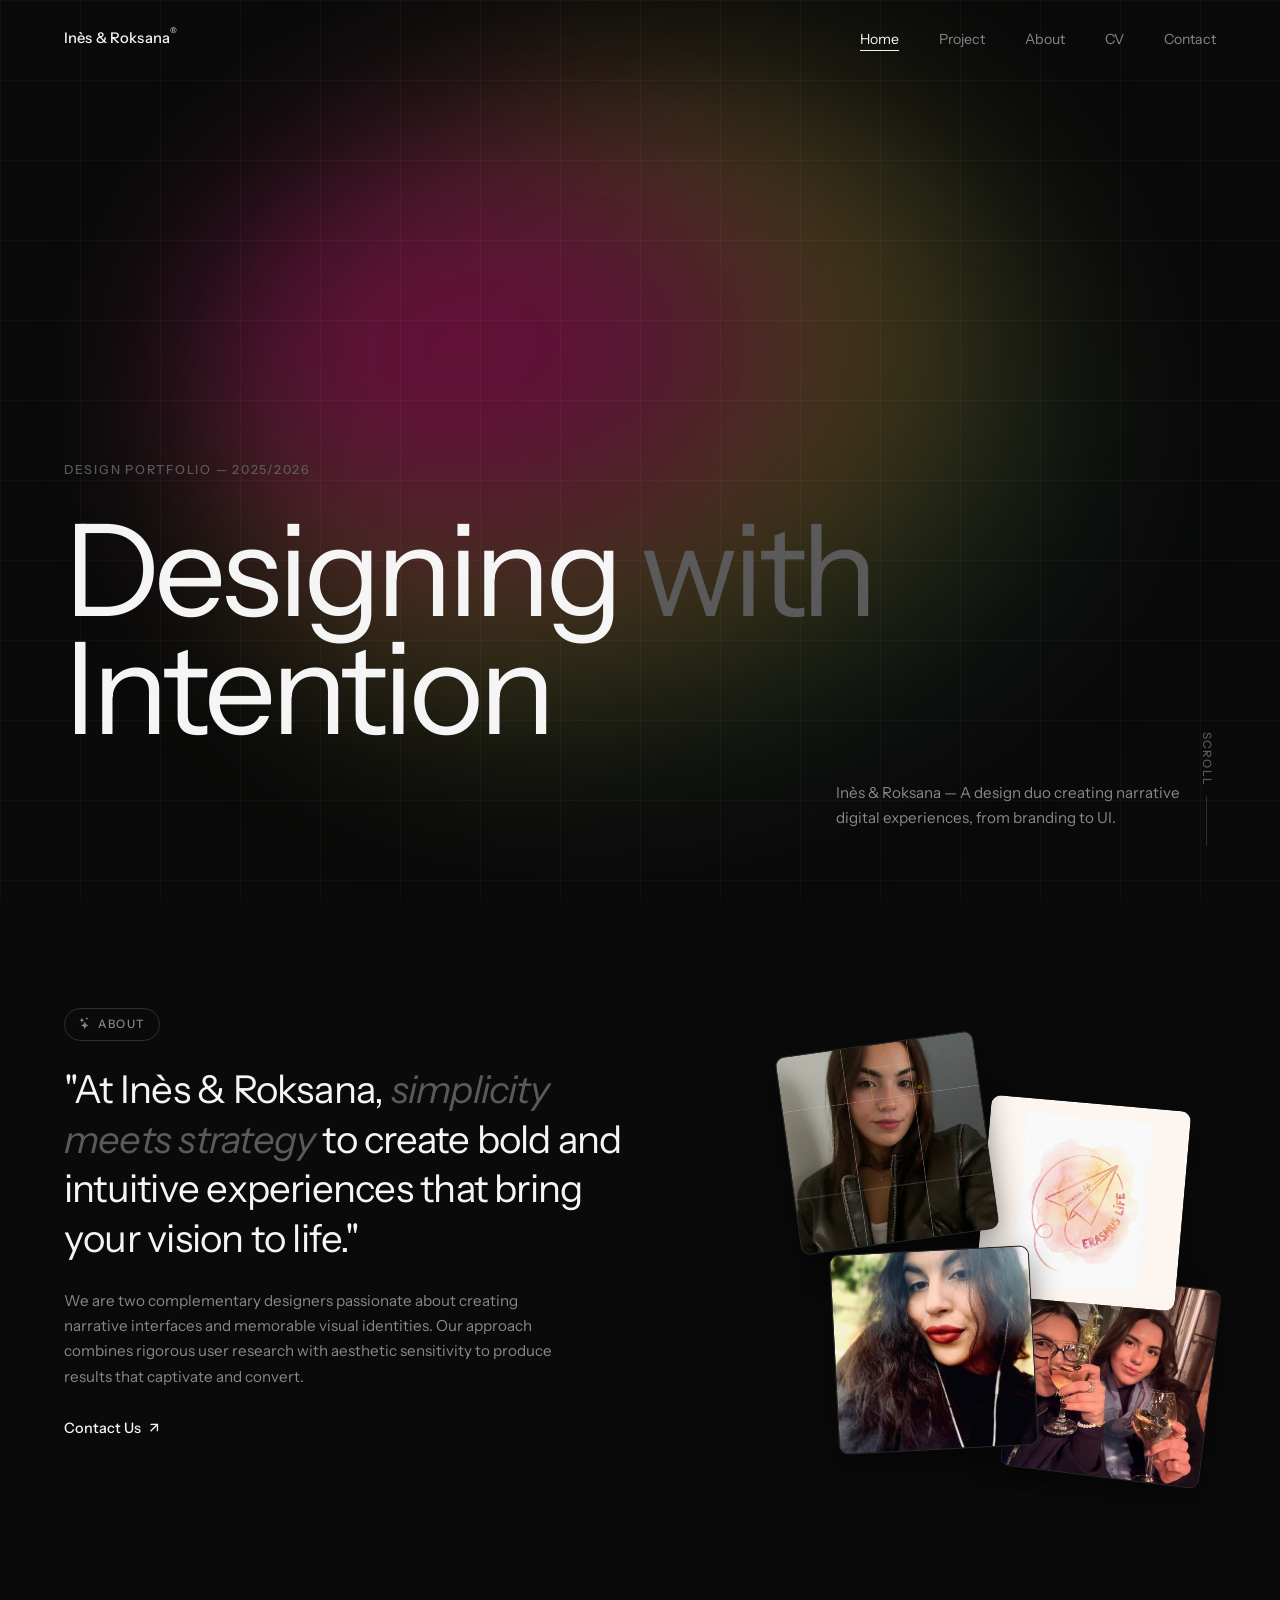
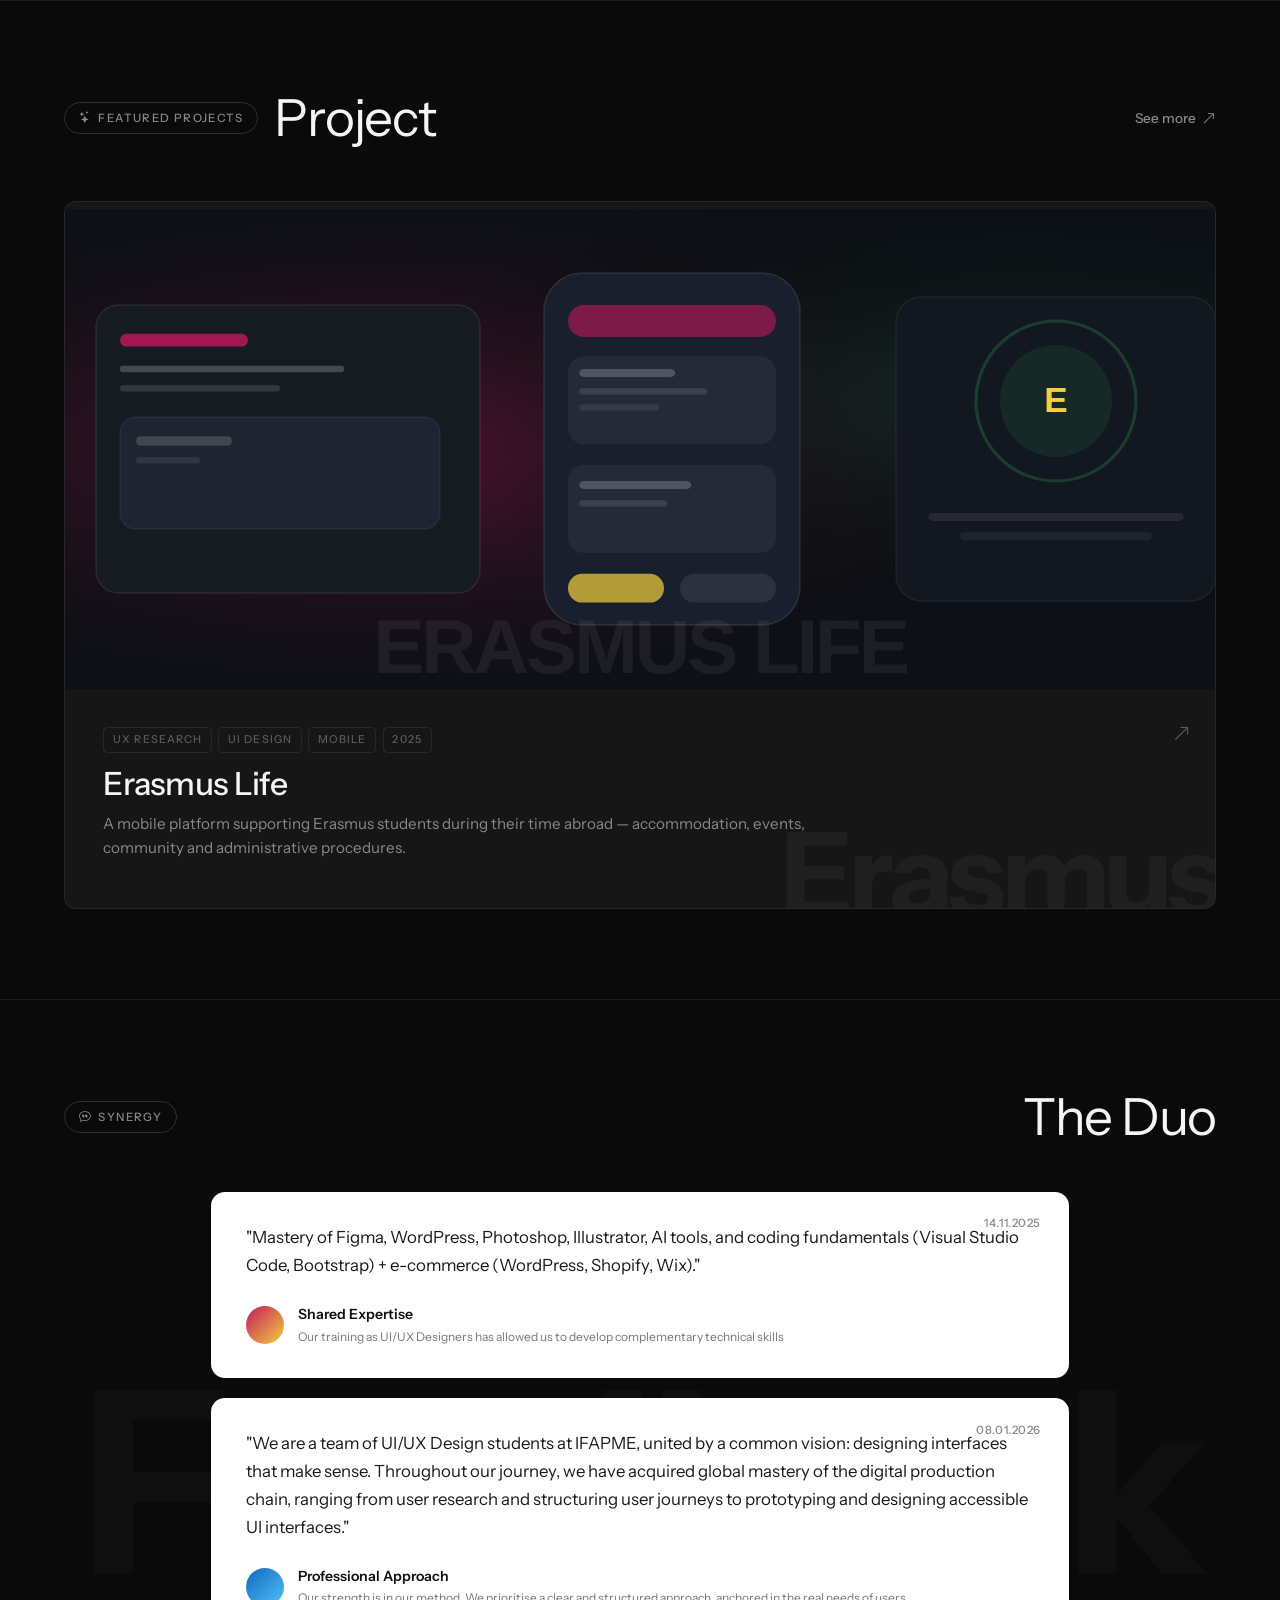
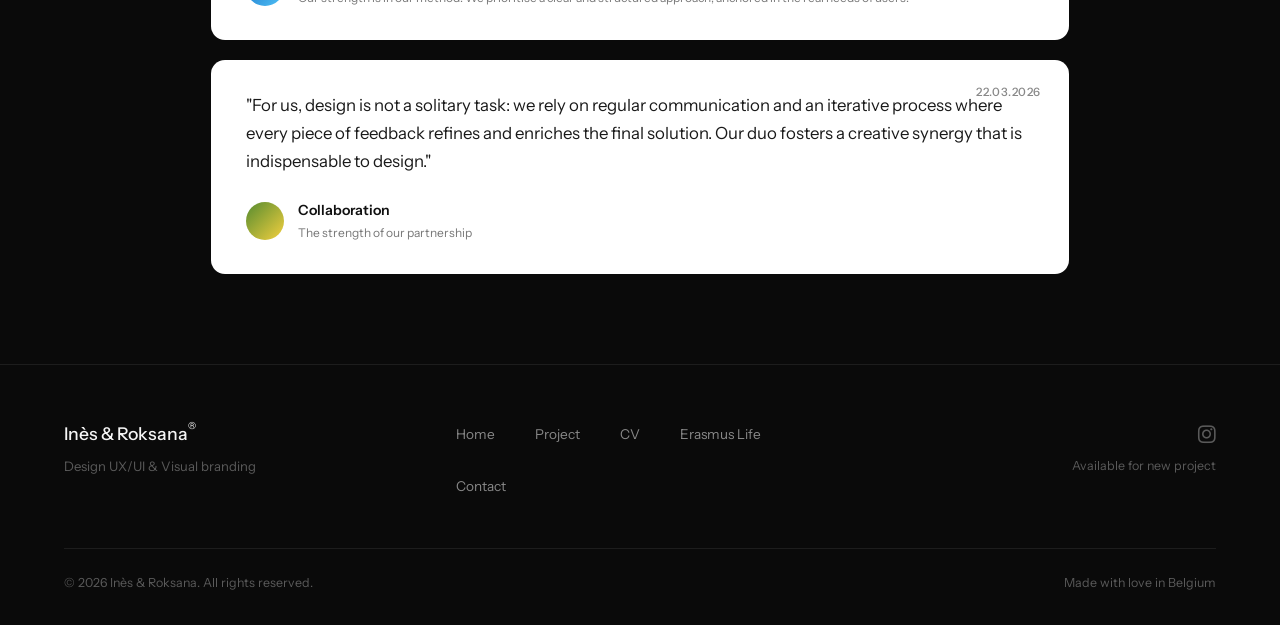
<file: index.html>
<!DOCTYPE html>
<html lang="fr">
<head>
  <meta charset="UTF-8" />
  <meta name="viewport" content="width=device-width, initial-scale=1.0" />
  <meta name="description" content="Inès & Roksana — Portfolio design UX/UI et identité visuelle. Projets éditoraux, branding et expériences numériques." />
  <title>Inès & Roksana — Design Portfolio</title>

  <!-- Bootstrap 5.3 -->
  <link rel="stylesheet" href="https://cdn.jsdelivr.net/npm/bootstrap@5.3.3/dist/css/bootstrap.min.css" />
  <!-- Bootstrap Icons -->
  <link rel="stylesheet" href="https://cdn.jsdelivr.net/npm/bootstrap-icons@1.11.3/font/bootstrap-icons.min.css" />
  <!-- Custom CSS -->
  <link rel="stylesheet" href="assets/css/custom.css" />
</head>
<body>

  <!-- ================================================
       NAVIGATION
       ================================================ -->
  <nav class="navbar-custom" id="mainNav" role="navigation" aria-label="Navigation principale">
    <a href="index.html" class="nav-logo" aria-label="Accueil Inès &amp; Roksana">
      Inès &amp; Roksana<sup>®</sup>
    </a>

    <ul class="nav-links" id="navLinks" role="list">
      <li><a href="index.html" class="active" aria-current="page">Home</a></li>
      <li><a href="#projets">Project</a></li>
      <li><a href="#apropos">About</a></li>
      <li><a href="cv.html">CV</a></li>
      <li><a href="mailto:hello@ines-roksana.design">Contact</a></li>
    </ul>

    <button class="nav-menu-toggle" id="menuToggle" aria-label="Ouvrir le menu" aria-expanded="false" aria-controls="navLinks">
      <span></span>
      <span></span>
      <span></span>
    </button>
  </nav>


  <!-- ================================================
       HERO SECTION
       ================================================ -->
  <section class="hero" aria-label="Introduction">
    <!-- Animated gradient blob -->
    <div class="hero-blob" aria-hidden="true"></div>
    <!-- Grid overlay -->
    <div class="hero-grid" aria-hidden="true"></div>

    <!-- Main hero content -->
    <div class="hero-content">
      <p class="hero-tag">Design Portfolio — 2025/2026</p>

      <h1 class="hero-title display-mega" aria-label="Designing with Intention">
        <span class="word">Designing&nbsp;</span><span
        class="word text-ghost">with&nbsp;</span><span
        class="word">Intention</span>
      </h1>

      <p class="hero-subtitle">
        Inès &amp; Roksana — A design duo creating narrative digital experiences, from branding to UI.
      </p>
    </div>

    <!-- Scroll indicator -->
    <div class="hero-scroll-hint" aria-hidden="true">Scroll</div>
  </section>


  <!-- ================================================
       À PROPOS
       ================================================ -->
  <section class="about-section section-pad container-fluid-padded" id="apropos" aria-labelledby="about-heading">
    <div class="row gy-5 align-items-center">

      <!-- Quote + CTA -->
      <div class="col-lg-6 order-lg-1 order-2">
        <span class="label-pill mb-4 d-inline-flex" aria-hidden="true">
          <i class="bi bi-stars"></i> About
        </span>

        <blockquote class="about-quote mb-4" id="about-heading">
          "At Inès &amp; Roksana, <em>simplicity meets strategy</em> to create bold and intuitive experiences that bring your vision to life."
        </blockquote>

        <p class="mb-4" style="color:var(--text-muted); max-width:520px; font-size:0.95rem;">
          We are two complementary designers passionate about creating narrative interfaces and memorable visual identities. Our approach combines rigorous user research with aesthetic sensitivity to produce results that captivate and convert.
        </p>

        <a href="mailto:hello@ines-roksana.design" class="btn-contact mb-5" aria-label="Contact us by email">
          Contact Us <span class="arrow" aria-hidden="true">↗</span>
        </a>
      </div>

      <!-- Floating images cluster -->
      <div class="col-lg-5 offset-lg-1 order-lg-2 order-1">
        <div class="about-images-cluster">

          <!-- Image 1 — Inès -->
          <div class="about-img about-img-1">
            <img src="DOC/INES.jpg" alt="Photo of Inès, UX/UI designer" />
          </div>

          <!-- Image 2 — Logo Erasmus Life (branding example) -->
          <div class="about-img about-img-2 about-img-logo">
            <img src="DOC/logo.jpg" alt="Erasmus Life logo, branding example" />
          </div>

          <!-- Image 3 — Roksana -->
          <div class="about-img about-img-3">
            <img src="DOC/ROKSANA.jpg" alt="Photo of Roksana, graphic designer" />
          </div>

          <!-- Image 4 — Duo -->
          <div class="about-img about-img-4">
            <img src="DOC/duo.jpg" alt="Inès and Roksana, the design duo" />
          </div>

        </div>
      </div>

    </div>
  </section>


  <!-- ================================================
       FEATURED PROJECTS
       ================================================ -->
  <section class="projects-section section-pad container-fluid-padded" id="projets" aria-labelledby="projects-heading">

    <div class="projects-header">
      <div class="d-flex align-items-center gap-3">
        <span class="label-pill">
          <i class="bi bi-stars"></i> Featured Projects
        </span>
        <h2 class="display-section mb-0" id="projects-heading">Project</h2>
      </div>
      <a href="#projets" class="see-all-link" aria-label="See more">
        See more <i class="bi bi-arrow-up-right"></i>
      </a>
    </div>

    <div class="row g-4">

      <!-- Projet 1 : Erasmus Life (featured — pleine largeur) -->
      <div class="col-12">
        <a href="projet-erasmus.html" class="project-card project-card-featured reveal-on-scroll" aria-label="See the Erasmus Life project">
          <div class="project-card-img">
            <div class="project-card-img-inner project-placeholder">
              <svg width="100%" height="480" viewBox="0 0 800 300" preserveAspectRatio="xMidYMid slice" xmlns="http://www.w3.org/2000/svg" role="img" aria-label="Erasmus Life project visual preview">
                <rect width="800" height="300" fill="#0d1117"/>
                <defs>
                  <radialGradient id="eg1" cx="30%" cy="50%" r="60%">
                    <stop offset="0%" stop-color="#c2185b" stop-opacity="0.4"/>
                    <stop offset="100%" stop-color="transparent"/>
                  </radialGradient>
                  <radialGradient id="eg2" cx="80%" cy="40%" r="50%">
                    <stop offset="0%" stop-color="#1a3d2e" stop-opacity="0.6"/>
                    <stop offset="100%" stop-color="transparent"/>
                  </radialGradient>
                </defs>
                <rect width="800" height="300" fill="url(#eg1)"/>
                <rect width="800" height="300" fill="url(#eg2)"/>
                <rect x="60" y="60" width="240" height="180" rx="14" fill="#161b22" stroke="rgba(255,255,255,0.08)" stroke-width="1"/>
                <rect x="75" y="78" width="80" height="8" rx="4" fill="#c2185b" opacity=".8"/>
                <rect x="75" y="98" width="140" height="4" rx="2" fill="rgba(255,255,255,0.2)"/>
                <rect x="75" y="110" width="100" height="4" rx="2" fill="rgba(255,255,255,0.12)"/>
                <rect x="75" y="130" width="200" height="70" rx="10" fill="#1e2430" stroke="rgba(255,255,255,0.06)" stroke-width="1"/>
                <rect x="85" y="142" width="60" height="6" rx="3" fill="rgba(255,255,255,0.15)"/>
                <rect x="85" y="155" width="40" height="4" rx="2" fill="rgba(255,255,255,0.08)"/>
                <rect x="340" y="40" width="160" height="220" rx="24" fill="#1a1f2e" stroke="rgba(255,255,255,0.1)" stroke-width="1"/>
                <rect x="355" y="60" width="130" height="20" rx="10" fill="#c2185b" opacity=".6"/>
                <rect x="355" y="92" width="130" height="55" rx="10" fill="#242a38"/>
                <rect x="362" y="100" width="60" height="5" rx="3" fill="rgba(255,255,255,0.2)"/>
                <rect x="362" y="112" width="80" height="4" rx="2" fill="rgba(255,255,255,0.1)"/>
                <rect x="362" y="122" width="50" height="4" rx="2" fill="rgba(255,255,255,0.08)"/>
                <rect x="355" y="160" width="130" height="55" rx="10" fill="#242a38"/>
                <rect x="362" y="170" width="70" height="5" rx="3" fill="rgba(255,255,255,0.2)"/>
                <rect x="362" y="182" width="55" height="4" rx="2" fill="rgba(255,255,255,0.1)"/>
                <rect x="355" y="228" width="60" height="18" rx="9" fill="#f4d03f" opacity=".7"/>
                <rect x="425" y="228" width="60" height="18" rx="9" fill="rgba(255,255,255,0.08)"/>
                <rect x="560" y="55" width="200" height="190" rx="16" fill="#131720" stroke="rgba(255,255,255,0.06)" stroke-width="1"/>
                <circle cx="660" cy="120" r="50" fill="none" stroke="#1a3d2e" stroke-width="2"/>
                <circle cx="660" cy="120" r="35" fill="#1a3d2e" opacity=".5"/>
                <text x="660" y="127" text-anchor="middle" fill="#f4d03f" font-size="22" font-weight="bold" font-family="sans-serif">E</text>
                <rect x="580" y="190" width="160" height="5" rx="3" fill="rgba(255,255,255,0.08)"/>
                <rect x="600" y="202" width="120" height="5" rx="3" fill="rgba(255,255,255,0.05)"/>
                <text x="400" y="290" text-anchor="middle" fill="rgba(255,255,255,0.06)" font-size="48" font-weight="bold" font-family="sans-serif" letter-spacing="-2">ERASMUS LIFE</text>
              </svg>
            </div>
            <div class="project-card-overlay" aria-hidden="true">
              <span style="color:white; font-size:0.85rem; font-weight:500;">See the case study ↗</span>
            </div>
          </div>
          <div class="project-card-body">
            <div class="project-tags">
              <span class="project-tag">UX Research</span>
              <span class="project-tag">UI Design</span>
              <span class="project-tag">Mobile</span>
              <span class="project-tag">2025</span>
            </div>
            <h3 class="project-title">Erasmus Life</h3>
            <p class="project-desc">A mobile platform supporting Erasmus students during their time abroad — accommodation, events, community and administrative procedures.</p>
            <span class="project-bg-text" aria-hidden="true">Erasmus</span>
            <span class="project-arrow" aria-hidden="true"><i class="bi bi-arrow-up-right"></i></span>
          </div>
        </a>
      </div>

    </div>
  </section>


  <!-- ================================================
       TESTIMONIALS
       ================================================ -->
  <section class="testimonials-section section-pad" aria-labelledby="testimonials-heading">
    <div class="container-fluid-padded">

      <div class="projects-header mb-5">
        <span class="label-pill">
          <i class="bi bi-chat-quote"></i> Synergy
        </span>
        <h2 class="display-section mb-0" id="testimonials-heading">The Duo</h2>
      </div>

      <div class="testimonials-bg-word" aria-hidden="true">Feedback</div>

      <div class="row justify-content-center">
        <div class="col-lg-9">
          <div class="testimonials-stack">

            <!-- Card 1 -->
            <article class="testimonial-card reveal-on-scroll" aria-label="Shared Expertise">
              <time class="testimonial-date" datetime="2025-11-14">14.11.2025</time>
              <p class="testimonial-quote">
                "Mastery of Figma, WordPress, Photoshop, Illustrator, AI tools, and coding fundamentals (Visual Studio Code, Bootstrap) + e-commerce (WordPress, Shopify, Wix)."
              </p>
              <div class="testimonial-author">
                <div class="testimonial-avatar" aria-hidden="true"></div>
                <div>
                  <div class="testimonial-name">Shared Expertise</div>
                  <div class="testimonial-role">Our training as UI/UX Designers has allowed us to develop complementary technical skills</div>
                </div>
              </div>
            </article>

            <!-- Card 2 -->
            <article class="testimonial-card reveal-on-scroll" aria-label="Professional Approach">
              <time class="testimonial-date" datetime="2026-01-08">08.01.2026</time>
              <p class="testimonial-quote">
                "We are a team of UI/UX Design students at IFAPME, united by a common vision: designing interfaces that make sense. Throughout our journey, we have acquired global mastery of the digital production chain, ranging from user research and structuring user journeys to prototyping and designing accessible UI interfaces."
              </p>
              <div class="testimonial-author">
                <div class="testimonial-avatar" style="background: linear-gradient(135deg, #1565c0, #4fc3f7);" aria-hidden="true"></div>
                <div>
                  <div class="testimonial-name">Professional Approach</div>
                  <div class="testimonial-role">Our strength is in our method. We prioritise a clear and structured approach, anchored in the real needs of users.</div>
                </div>
              </div>
            </article>

            <!-- Card 3 -->
            <article class="testimonial-card reveal-on-scroll" aria-label="Collaboration">
              <time class="testimonial-date" datetime="2026-03-22">22.03.2026</time>
              <p class="testimonial-quote">
                "For us, design is not a solitary task: we rely on regular communication and an iterative process where every piece of feedback refines and enriches the final solution. Our duo fosters a creative synergy that is indispensable to design."
              </p>
              <div class="testimonial-author">
                <div class="testimonial-avatar" style="background: linear-gradient(135deg, #558b2f, #f4d03f);" aria-hidden="true"></div>
                <div>
                  <div class="testimonial-name">Collaboration</div>
                  <div class="testimonial-role">The strength of our partnership</div>
                </div>
              </div>
            </article>

          </div>
        </div>
      </div>

    </div>
  </section>


  <!-- ================================================
       FOOTER
       ================================================ -->
  <footer class="footer" role="contentinfo">
    <div class="row gy-4 align-items-start">
      <div class="col-md-4">
        <div class="footer-logo">Inès &amp; Roksana<sup style="font-size:0.55em; vertical-align:super">®</sup></div>
        <div class="footer-tagline">Design UX/UI &amp; Visual branding</div>
      </div>
      <div class="col-md-4">
        <nav aria-label="Footer links">
          <ul class="footer-nav">
            <li><a href="index.html">Home</a></li>
            <li><a href="#projets">Project</a></li>
            <li><a href="cv.html">CV</a></li>
            <li><a href="projet-erasmus.html">Erasmus Life</a></li>
            <li><a href="mailto:hello@ines-roksana.design">Contact</a></li>
          </ul>
        </nav>
      </div>
      <div class="col-md-4 text-md-end">
        <div class="footer-socials justify-content-md-end mb-2">
          <a href="#" aria-label="Instagram" target="_blank" rel="noopener noreferrer"><i class="bi bi-instagram"></i></a>
        </div>
        <p style="font-size:0.78rem; color:var(--text-ghost);">
          Available for new project
        </p>
      </div>
    </div>

    <div class="footer-bottom">
      <span>© 2026 Inès &amp; Roksana. All rights reserved.</span>
      <span>Made with love in Belgium</span>
    </div>
  </footer>


  <!-- Bootstrap JS (bundle with Popper) -->
  <script src="https://cdn.jsdelivr.net/npm/bootstrap@5.3.3/dist/js/bootstrap.bundle.min.js"></script>

  <script>
    /* Navbar scroll effect */
    const nav = document.getElementById('mainNav');
    window.addEventListener('scroll', () => {
      nav.classList.toggle('scrolled', window.scrollY > 60);
    }, { passive: true });

    /* Mobile menu toggle */
    const toggle = document.getElementById('menuToggle');
    const navLinks = document.getElementById('navLinks');
    toggle.addEventListener('click', () => {
      const open = navLinks.classList.toggle('open');
      toggle.setAttribute('aria-expanded', open);
      toggle.setAttribute('aria-label', open ? 'Close menu' : 'Open menu');
      document.body.style.overflow = open ? 'hidden' : '';
    });

    /* Close mobile menu on nav link click */
    navLinks.querySelectorAll('a').forEach(a => {
      a.addEventListener('click', () => {
        navLinks.classList.remove('open');
        toggle.setAttribute('aria-expanded', 'false');
        toggle.setAttribute('aria-label', 'Open menu');
        document.body.style.overflow = '';
      });
    });

    /* Skill bars animation on scroll (fallback for browsers without animation-timeline) */
    if (!CSS.supports('animation-timeline', 'view()')) {
      const observer = new IntersectionObserver(entries => {
        entries.forEach(e => {
          if (e.isIntersecting) {
            e.target.style.opacity = '1';
            e.target.style.transform = 'translateY(0)';
          }
        });
      }, { threshold: 0.15 });

      document.querySelectorAll('.reveal-on-scroll').forEach(el => {
        el.style.opacity = '0';
        el.style.transform = 'translateY(30px)';
        el.style.transition = 'opacity 0.7s ease, transform 0.7s ease';
        observer.observe(el);
      });
    }
  </script>
</body>
</html>
</file>
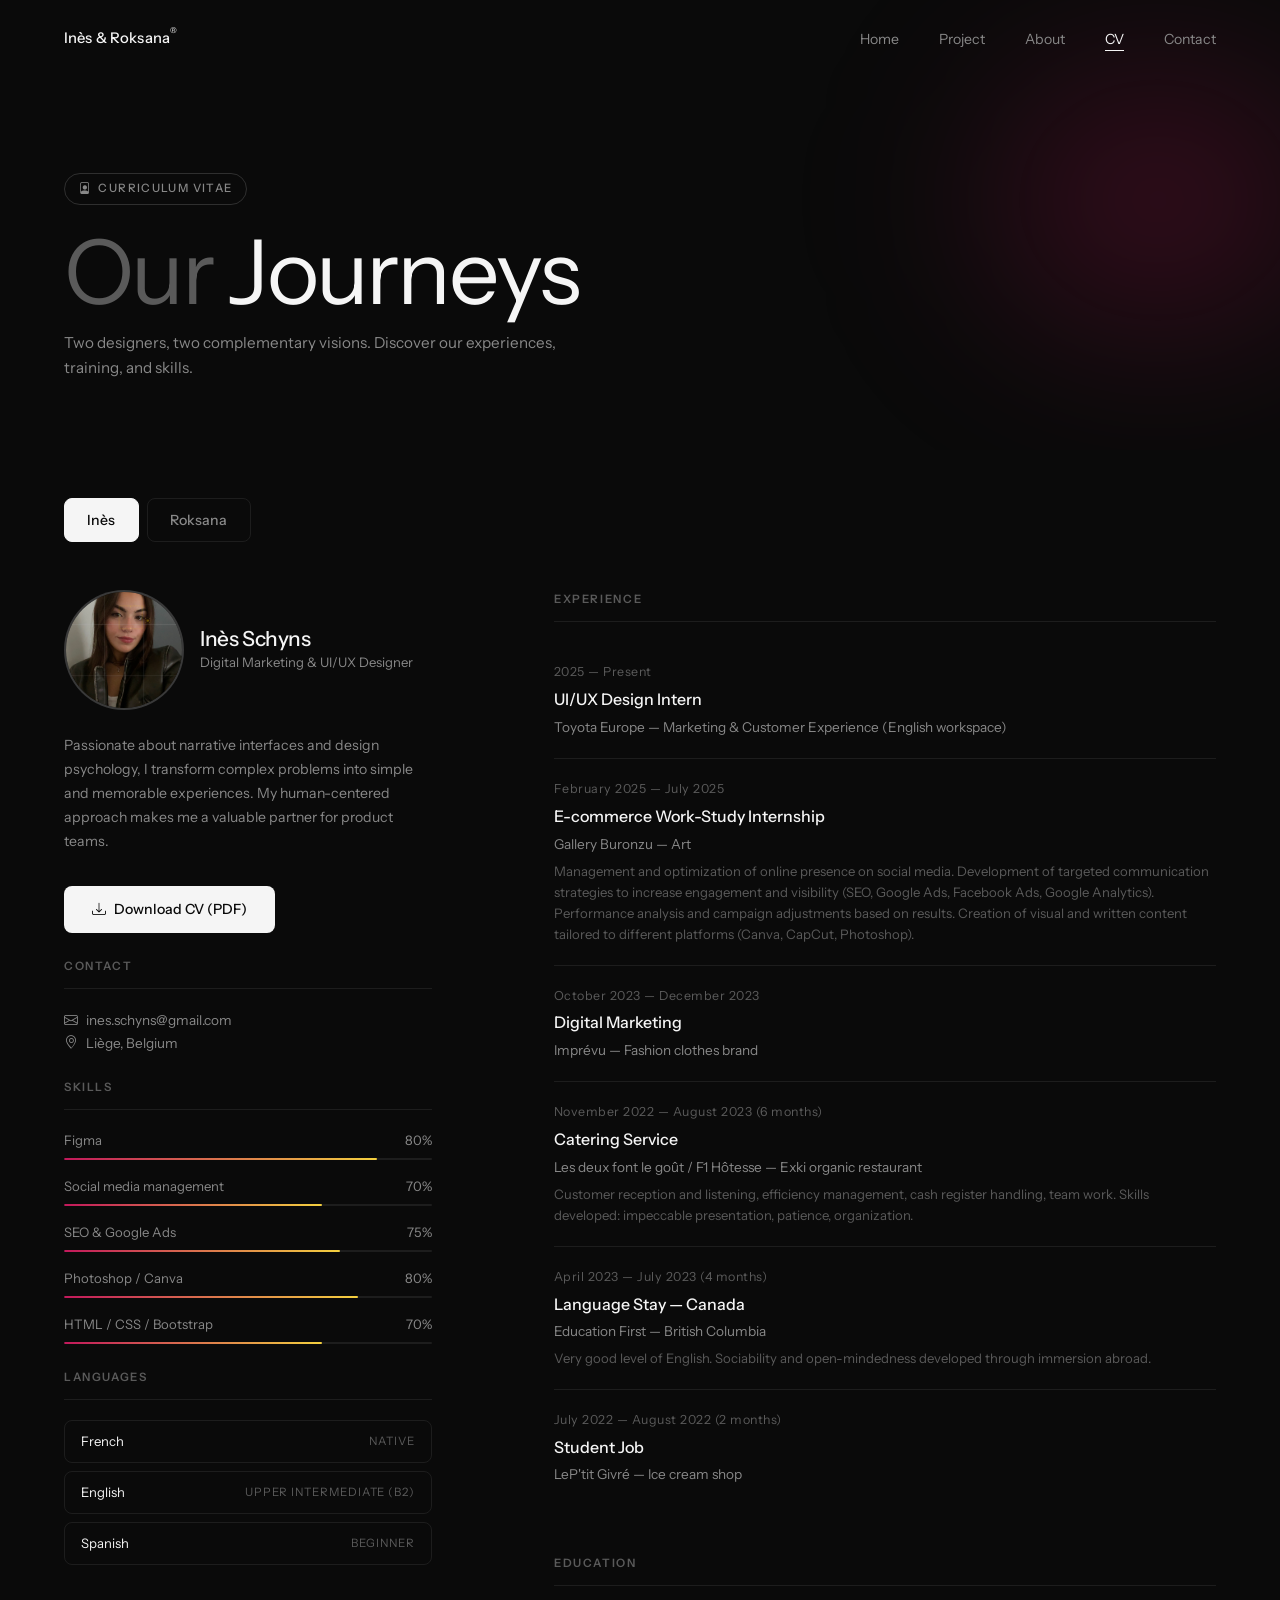
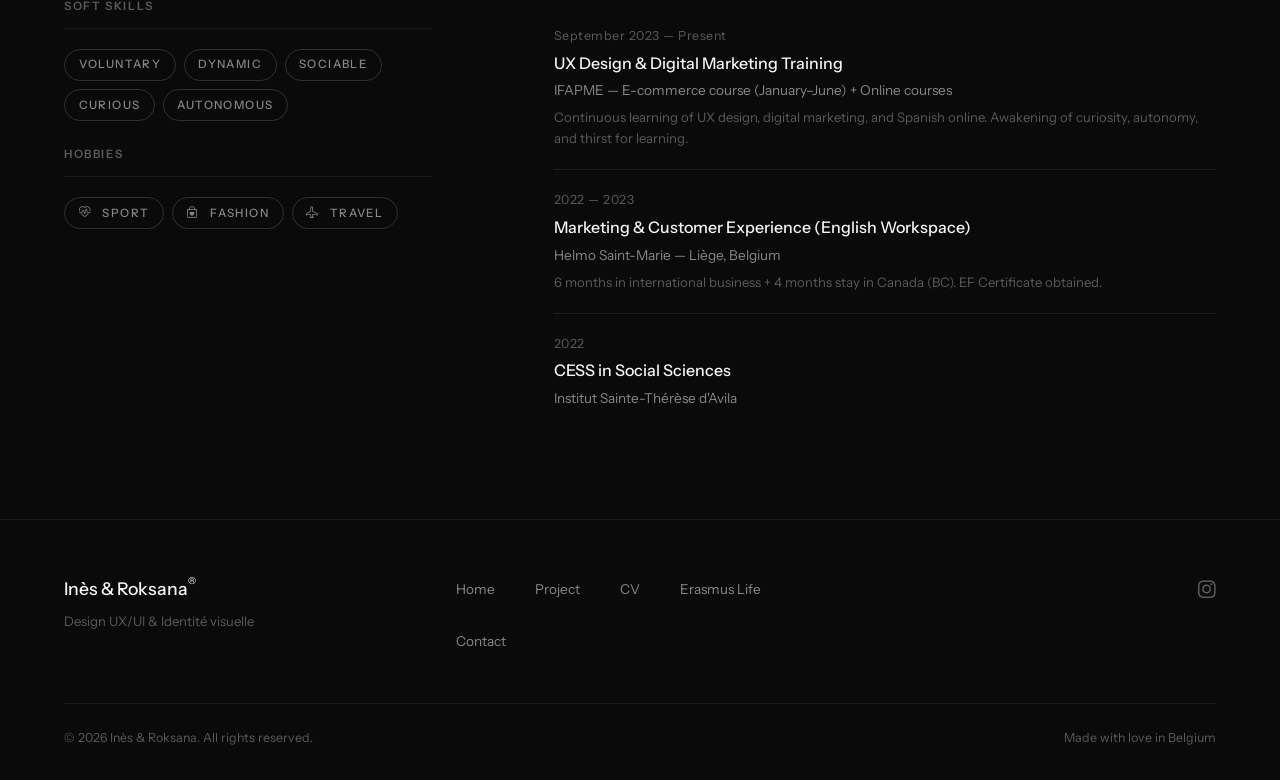
<file: cv.html>
<!DOCTYPE html>
<html lang="fr">
<head>
  <meta charset="UTF-8" />
  <meta name="viewport" content="width=device-width, initial-scale=1.0" />
  <meta name="description" content="CV d'Inès et Roksana — Designers UX/UI et identité visuelle. Parcours, compétences et expériences." />
  <title>CV — Inès & Roksana</title>

  <link rel="stylesheet" href="https://cdn.jsdelivr.net/npm/bootstrap@5.3.3/dist/css/bootstrap.min.css" />
  <link rel="stylesheet" href="https://cdn.jsdelivr.net/npm/bootstrap-icons@1.11.3/font/bootstrap-icons.min.css" />
  <link rel="stylesheet" href="assets/css/custom.css" />
</head>
<body>

  <!-- Navigation -->
  <nav class="navbar-custom scrolled" id="mainNav" role="navigation" aria-label="Navigation principale">
    <a href="index.html" class="nav-logo" aria-label="Retour à l'accueil">
      Inès &amp; Roksana<sup>®</sup>
    </a>
    <ul class="nav-links" id="navLinks" role="list">
      <li><a href="index.html">Home</a></li>
      <li><a href="index.html#projets">Project</a></li>
      <li><a href="index.html#apropos">About</a></li>
      <li><a href="cv.html" class="active" aria-current="page">CV</a></li>
      <li><a href="mailto:hello@ines-roksana.design">Contact</a></li>
    </ul>
    <button class="nav-menu-toggle" id="menuToggle" aria-label="Ouvrir le menu" aria-expanded="false" aria-controls="navLinks">
      <span></span><span></span><span></span>
    </button>
  </nav>


  <!-- ================================================
       CV HERO
       ================================================ -->
  <header class="cv-hero container-fluid-padded" style="padding-top: 8rem;">
    <div class="cv-blob" aria-hidden="true"></div>
    <div style="position:relative; z-index:10; width:100%;">
      <span class="label-pill mb-4 d-inline-flex">
        <i class="bi bi-file-person"></i> Curriculum Vitae
      </span>
      <h1 class="display-hero mb-3">
        <span class="text-ghost">Our</span> Journeys
      </h1>
      <p style="color:var(--text-muted); max-width:540px; font-size:0.95rem;">
        Two designers, two complementary visions. Discover our experiences, training, and skills.
      </p>
    </div>
  </header>


  <!-- ================================================
       TAB SELECTOR
       ================================================ -->
  <section style="background:var(--bg-deep); padding: 3rem clamp(1.5rem,5vw,5rem) 0;">
    <ul class="cv-tabs nav" id="cvTabs" role="tablist" aria-label="Sélectionner un designer">
      <li class="nav-item" role="presentation">
        <button class="nav-link active" id="ines-tab" data-bs-toggle="tab" data-bs-target="#ines" type="button" role="tab" aria-controls="ines" aria-selected="true">
          Inès
        </button>
      </li>
      <li class="nav-item" role="presentation">
        <button class="nav-link" id="roksana-tab" data-bs-toggle="tab" data-bs-target="#roksana" type="button" role="tab" aria-controls="roksana" aria-selected="false">
          Roksana
        </button>
      </li>
    </ul>
  </section>


  <!-- ================================================
       TAB CONTENT
       ================================================ -->
  <main style="background:var(--bg-deep); padding: 3rem clamp(1.5rem,5vw,5rem) clamp(5rem,10vh,9rem);">
    <div class="tab-content" id="cvTabContent">

      <!-- ================================================
           INÈS
           ================================================ -->
      <div class="tab-pane fade show active" id="ines" role="tabpanel" aria-labelledby="ines-tab" tabindex="0">
        <div class="row gy-5">

          <!-- LEFT COLUMN — Profile / Skills -->
          <div class="col-lg-4">

            <!-- Profile -->
            <div class="d-flex align-items-center gap-3 mb-4">
              <div class="cv-profile-img" role="img" aria-label="Photo d'Inès Schyns">
                <img src="DOC/INES.jpg" alt="Photo of Inès Schyns, UI/UX Designer" />
              </div>
              <div>
                <h2 style="font-size:1.3rem; font-weight:500; margin:0;">Inès Schyns</h2>
                <p style="font-size:0.82rem; color:var(--text-muted); margin:0;">Digital Marketing &amp; UI/UX Designer</p>
              </div>
            </div>

            <p style="font-size:0.88rem; color:var(--text-muted); line-height:1.7; margin-bottom:2rem;">
              Passionate about narrative interfaces and design psychology, I transform complex problems into simple and memorable experiences. My human-centered approach makes me a valuable partner for product teams.
            </p>

            <a href="DOC/cv-ines-schyns.pdf" target="_blank" rel="noopener" class="btn-download mb-4" aria-label="Télécharger le CV d'Inès en PDF">
              <i class="bi bi-download"></i> Download CV (PDF)
            </a>

            <!-- Contact -->
            <div class="mb-4">
              <div class="cv-section-title">Contact</div>
              <p style="font-size:0.85rem; color:var(--text-muted); margin:0;">
                <i class="bi bi-envelope me-2" aria-hidden="true"></i>ines.schyns@gmail.com<br>
                <i class="bi bi-geo-alt me-2" aria-hidden="true"></i>Liège, Belgium
              </p>
            </div>

            <!-- Skills -->
            <div class="mb-4">
              <div class="cv-section-title">Skills</div>
              <div class="skill-bar">
                <div class="skill-bar-label"><span>Figma</span><span>80%</span></div>
                <div class="skill-bar-track"><div class="skill-bar-fill animated" style="width:85%;"></div></div>
              </div>
              <div class="skill-bar">
                <div class="skill-bar-label"><span>Social media management</span><span>70%</span></div>
                <div class="skill-bar-track"><div class="skill-bar-fill animated" style="width:70%; animation-delay:0.1s;"></div></div>
              </div>
              <div class="skill-bar">
                <div class="skill-bar-label"><span>SEO &amp; Google Ads</span><span>75%</span></div>
                <div class="skill-bar-track"><div class="skill-bar-fill animated" style="width:75%; animation-delay:0.2s;"></div></div>
              </div>
              <div class="skill-bar">
                <div class="skill-bar-label"><span>Photoshop / Canva</span><span>80%</span></div>
                <div class="skill-bar-track"><div class="skill-bar-fill animated" style="width:80%; animation-delay:0.3s;"></div></div>
              </div>
              <div class="skill-bar">
                <div class="skill-bar-label"><span>HTML / CSS / Bootstrap</span><span>70%</span></div>
                <div class="skill-bar-track"><div class="skill-bar-fill animated" style="width:70%; animation-delay:0.4s;"></div></div>
              </div>
            </div>

            <!-- Languages -->
            <div class="mb-4">
              <div class="cv-section-title">Languages</div>
              <div class="lang-badge"><span>French</span><span class="lang-level">Native</span></div>
              <div class="lang-badge"><span>English</span><span class="lang-level">Upper Intermediate (B2)</span></div>
              <div class="lang-badge"><span>Spanish</span><span class="lang-level">Beginner</span></div>
            </div>

            <!-- Soft Skills -->
            <div class="mb-4">
              <div class="cv-section-title">Soft skills</div>
              <div class="d-flex flex-wrap gap-2">
                <span class="label-pill" style="font-size:0.72rem;">Voluntary</span>
                <span class="label-pill" style="font-size:0.72rem;">Dynamic</span>
                <span class="label-pill" style="font-size:0.72rem;">Sociable</span>
                <span class="label-pill" style="font-size:0.72rem;">Curious</span>
                <span class="label-pill" style="font-size:0.72rem;">Autonomous</span>
              </div>
            </div>

            <!-- Hobbies -->
            <div>
              <div class="cv-section-title">Hobbies</div>
              <div class="d-flex flex-wrap gap-2">
                <span class="label-pill" style="font-size:0.72rem;"><i class="bi bi-heart-pulse me-1"></i> Sport</span>
                <span class="label-pill" style="font-size:0.72rem;"><i class="bi bi-bag-heart me-1"></i> Fashion</span>
                <span class="label-pill" style="font-size:0.72rem;"><i class="bi bi-airplane me-1"></i> Travel</span>
              </div>
            </div>

          </div>


          <!-- RIGHT COLUMN — Experience / Education -->
          <div class="col-lg-7 offset-lg-1">

            <!-- Experience -->
            <div class="mb-5">
              <div class="cv-section-title">Experience</div>

              <div class="cv-entry">
                <div class="cv-entry-year">2025 — Present</div>
                <div class="cv-entry-title">UI/UX Design Intern</div>
                <div class="cv-entry-company">Toyota Europe — Marketing &amp; Customer Experience (English workspace)</div>
              </div>

              <div class="cv-entry">
                <div class="cv-entry-year">February 2025 — July 2025</div>
                <div class="cv-entry-title">E-commerce Work-Study Internship</div>
                <div class="cv-entry-company">Gallery Buronzu — Art</div>
                <div class="cv-entry-desc">
                  Management and optimization of online presence on social media. Development of targeted communication strategies to increase engagement and visibility (SEO, Google Ads, Facebook Ads, Google Analytics). Performance analysis and campaign adjustments based on results. Creation of visual and written content tailored to different platforms (Canva, CapCut, Photoshop).
                </div>
              </div>

              <div class="cv-entry">
                <div class="cv-entry-year">October 2023 — December 2023</div>
                <div class="cv-entry-title">Digital Marketing</div>
                <div class="cv-entry-company">Imprévu — Fashion clothes brand</div>
              </div>

              <div class="cv-entry">
                <div class="cv-entry-year">November 2022 — August 2023 (6 months)</div>
                <div class="cv-entry-title">Catering Service</div>
                <div class="cv-entry-company">Les deux font le goût / F1 Hôtesse — Exki organic restaurant</div>
                <div class="cv-entry-desc">
                  Customer reception and listening, efficiency management, cash register handling, team work. Skills developed: impeccable presentation, patience, organization.
                </div>
              </div>

              <div class="cv-entry">
                <div class="cv-entry-year">April 2023 — July 2023 (4 months)</div>
                <div class="cv-entry-title">Language Stay — Canada</div>
                <div class="cv-entry-company">Education First — British Columbia</div>
                <div class="cv-entry-desc">
                  Very good level of English. Sociability and open-mindedness developed through immersion abroad.
                </div>
              </div>

              <div class="cv-entry">
                <div class="cv-entry-year">July 2022 — August 2022 (2 months)</div>
                <div class="cv-entry-title">Student Job</div>
                <div class="cv-entry-company">LeP'tit Givré — Ice cream shop</div>
              </div>
            </div>

            <!-- Education -->
            <div>
              <div class="cv-section-title">Education</div>

              <div class="cv-entry">
                <div class="cv-entry-year">September 2023 — Present</div>
                <div class="cv-entry-title">UX Design &amp; Digital Marketing Training</div>
                <div class="cv-entry-company">IFAPME — E-commerce course (January–June) + Online courses</div>
                <div class="cv-entry-desc">
                  Continuous learning of UX design, digital marketing, and Spanish online. Awakening of curiosity, autonomy, and thirst for learning.
                </div>
              </div>

              <div class="cv-entry">
                <div class="cv-entry-year">2022 — 2023</div>
                <div class="cv-entry-title">Marketing &amp; Customer Experience (English Workspace)</div>
                <div class="cv-entry-company">Helmo Saint-Marie — Liège, Belgium</div>
                <div class="cv-entry-desc">
                  6 months in international business + 4 months stay in Canada (BC). EF Certificate obtained.
                </div>
              </div>

              <div class="cv-entry">
                <div class="cv-entry-year">2022</div>
                <div class="cv-entry-title">CESS in Social Sciences</div>
                <div class="cv-entry-company">Institut Sainte-Thérèse d'Avila</div>
              </div>
            </div>

          </div>
        </div>
      </div>


      <!-- ================================================
           ROKSANA
           ================================================ -->
      <div class="tab-pane fade" id="roksana" role="tabpanel" aria-labelledby="roksana-tab" tabindex="0">
        <div class="row gy-5">

          <!-- LEFT COLUMN -->
          <div class="col-lg-4">

            <!-- Profile -->
            <div class="d-flex align-items-center gap-3 mb-4">
              <div class="cv-profile-img" role="img" aria-label="Photo de Roksana Raja Khalid">
                <img src="DOC/ROKSANA.jpg" alt="Photo of Roksana Raja Khalid, UI/UX Designer" />
              </div>
              <div>
                <h2 style="font-size:1.3rem; font-weight:500; margin:0;">Roksana Raja Khalid</h2>
                <p style="font-size:0.82rem; color:var(--text-muted); margin:0;">UI/UX Designer</p>
              </div>
            </div>

            <p style="font-size:0.88rem; color:var(--text-muted); line-height:1.7; margin-bottom:2rem;">
              UI/UX designer in training, with a background in web development. I enjoy designing simple, clean and functional interfaces. Curious and detail-oriented, I want to learn alongside digital design professionals in a multicultural and international environment.
            </p>

            <a href="DOC/cv-roksana-rajakhalid.pdf" target="_blank" rel="noopener" class="btn-download mb-4" aria-label="Télécharger le CV de Roksana en PDF">
              <i class="bi bi-download"></i> Download CV (PDF)
            </a>

            <!-- Contact -->
            <div class="mb-4">
              <div class="cv-section-title">Contact</div>
              <p style="font-size:0.85rem; color:var(--text-muted); margin:0;">
                <i class="bi bi-envelope me-2" aria-hidden="true"></i>roksanarajakhalid@gmail.com<br>
                <i class="bi bi-geo-alt me-2" aria-hidden="true"></i>Chaudfontaine, Belgium
              </p>
            </div>

            <!-- Skills -->
            <div class="mb-4">
              <div class="cv-section-title">Skills</div>
              <div class="skill-bar">
                <div class="skill-bar-label"><span>HTML / CSS / Bootstrap</span><span>80%</span></div>
                <div class="skill-bar-track"><div class="skill-bar-fill animated" style="width:90%;"></div></div>
              </div>
              <div class="skill-bar">
                <div class="skill-bar-label"><span>Adobe Illustrator</span><span>85%</span></div>
                <div class="skill-bar-track"><div class="skill-bar-fill animated" style="width:85%; animation-delay:0.1s;"></div></div>
              </div>
              <div class="skill-bar">
                <div class="skill-bar-label"><span>Adobe Photoshop</span><span>80%</span></div>
                <div class="skill-bar-track"><div class="skill-bar-fill animated" style="width:80%; animation-delay:0.2s;"></div></div>
              </div>
              <div class="skill-bar">
                <div class="skill-bar-label"><span>Figma</span><span>70%</span></div>
                <div class="skill-bar-track"><div class="skill-bar-fill animated" style="width:70%; animation-delay:0.3s;"></div></div>
              </div>
            </div>

            <!-- Languages -->
            <div class="mb-4">
              <div class="cv-section-title">Languages</div>
              <div class="lang-badge"><span>French</span><span class="lang-level">Native</span></div>
              <div class="lang-badge"><span>Polish</span><span class="lang-level">Fluent (spoken)</span></div>
              <div class="lang-badge"><span>English</span><span class="lang-level">Intermediate(B1/B2)</span></div>
            </div>

            <!-- Strengths -->
            <div class="mb-4">
              <div class="cv-section-title">Strengths</div>
              <div class="d-flex flex-wrap gap-2">
                <span class="label-pill" style="font-size:0.72rem;">Creativity</span>
                <span class="label-pill" style="font-size:0.72rem;">Adaptability</span>
                <span class="label-pill" style="font-size:0.72rem;">Interpersonal skills</span>
                <span class="label-pill" style="font-size:0.72rem;">Team spirit</span>
                <span class="label-pill" style="font-size:0.72rem;">Results-oriented</span>
              </div>
            </div>

            <!-- Hobbies -->
            <div>
              <div class="cv-section-title">Hobbies</div>
              <div class="d-flex flex-wrap gap-2">
                <span class="label-pill" style="font-size:0.72rem;"><i class="bi bi-camera me-1"></i> Photography</span>
                <span class="label-pill" style="font-size:0.72rem;"><i class="bi bi-headphones me-1"></i> Music</span>
                <span class="label-pill" style="font-size:0.72rem;"><i class="bi bi-airplane me-1"></i> Travel</span>
                <span class="label-pill" style="font-size:0.72rem;"><i class="bi bi-egg-fried me-1"></i> Cooking</span>
              </div>
            </div>

          </div>


          <!-- RIGHT COLUMN -->
          <div class="col-lg-7 offset-lg-1">

            <!-- Experience -->
            <div class="mb-5">
              <div class="cv-section-title">Experience</div>

              <div class="cv-entry">
                <div class="cv-entry-year">December 2024 — December 2025</div>
                <div class="cv-entry-title">Administrative Employee</div>
                <div class="cv-entry-company">CPAS de Chaudfontaine</div>
              </div>

              <div class="cv-entry">
                <div class="cv-entry-year">January 2024</div>
                <div class="cv-entry-title">Workshop</div>
                <div class="cv-entry-company">Charleroi E6K</div>
              </div>
            </div>

            <!-- Education -->
            <div>
              <div class="cv-section-title">Education</div>

              <div class="cv-entry">
                <div class="cv-entry-year">2025 — 2026</div>
                <div class="cv-entry-title">UI/UX Designer Training</div>
                <div class="cv-entry-company">IFAPME — Liège, Belgium</div>
                <div class="cv-entry-desc">
                  Comprehensive UI/UX design training covering user research, wireframing, prototyping, and accessible interface design.
                </div>
              </div>

              <div class="cv-entry">
                <div class="cv-entry-year">28 November 2024</div>
                <div class="cv-entry-title">Skills Validation Certification — Administrative Assistant</div>
                <div class="cv-entry-company">Issued by SFMQ (The French-speaking Vocational and Qualifications Service)</div>
              </div>

              <div class="cv-entry">
                <div class="cv-entry-year">2023 — 2024</div>
                <div class="cv-entry-title">Web Development</div>
                <div class="cv-entry-company">IFAPME E6K — Charleroi, Belgium</div>
                <div class="cv-entry-desc">
                  Foundation in web development: HTML, CSS, Bootstrap, version control, responsive design.
                </div>
              </div>

              <div class="cv-entry">
                <div class="cv-entry-year">4 August 2022</div>
                <div class="cv-entry-title">Business Management Certificate</div>
                <div class="cv-entry-company">Belgium</div>
              </div>

              <div class="cv-entry">
                <div class="cv-entry-year">2019 — 2020</div>
                <div class="cv-entry-title">CESS — Upper Secondary Education Certificate</div>
              </div>
            </div>

          </div>
        </div>
      </div>

    </div>
  </main>


  <!-- Footer -->
  <footer class="footer" role="contentinfo">
    <div class="row gy-4 align-items-start">
      <div class="col-md-4">
        <div class="footer-logo">Inès &amp; Roksana<sup style="font-size:0.55em; vertical-align:super">®</sup></div>
        <div class="footer-tagline">Design UX/UI &amp; Identité visuelle</div>
      </div>
      <div class="col-md-4">
        <nav aria-label="Liens du pied de page">
          <ul class="footer-nav">
            <li><a href="index.html">Home</a></li>
            <li><a href="index.html#projets">Project</a></li>
            <li><a href="cv.html">CV</a></li>
            <li><a href="projet-erasmus.html">Erasmus Life</a></li>
            <li><a href="mailto:hello@ines-roksana.design">Contact</a></li>
          </ul>
        </nav>
      </div>
      <div class="col-md-4 text-md-end">
        <div class="footer-socials justify-content-md-end mb-2">
          <a href="#" aria-label="Instagram" target="_blank" rel="noopener noreferrer"><i class="bi bi-instagram"></i></a>
        </div>
      </div>
    </div>
    <div class="footer-bottom">
      <span>© 2026 Inès &amp; Roksana. All rights reserved.</span>
      <span>Made with love in Belgium</span>
    </div>
  </footer>


  <script src="https://cdn.jsdelivr.net/npm/bootstrap@5.3.3/dist/js/bootstrap.bundle.min.js"></script>
  <script>
    /* Navbar scroll effect */
    const nav = document.getElementById('mainNav');
    window.addEventListener('scroll', () => {
      nav.classList.toggle('scrolled', window.scrollY > 60);
    }, { passive: true });

    /* Mobile menu toggle */
    const toggle = document.getElementById('menuToggle');
    const navLinks = document.getElementById('navLinks');
    toggle.addEventListener('click', () => {
      const open = navLinks.classList.toggle('open');
      toggle.setAttribute('aria-expanded', open);
      toggle.setAttribute('aria-label', open ? 'Fermer le menu' : 'Ouvrir le menu');
      document.body.style.overflow = open ? 'hidden' : '';
    });
    navLinks.querySelectorAll('a').forEach(a => {
      a.addEventListener('click', () => {
        navLinks.classList.remove('open');
        toggle.setAttribute('aria-expanded', 'false');
        document.body.style.overflow = '';
      });
    });
  </script>
</body>
</html>
</file>
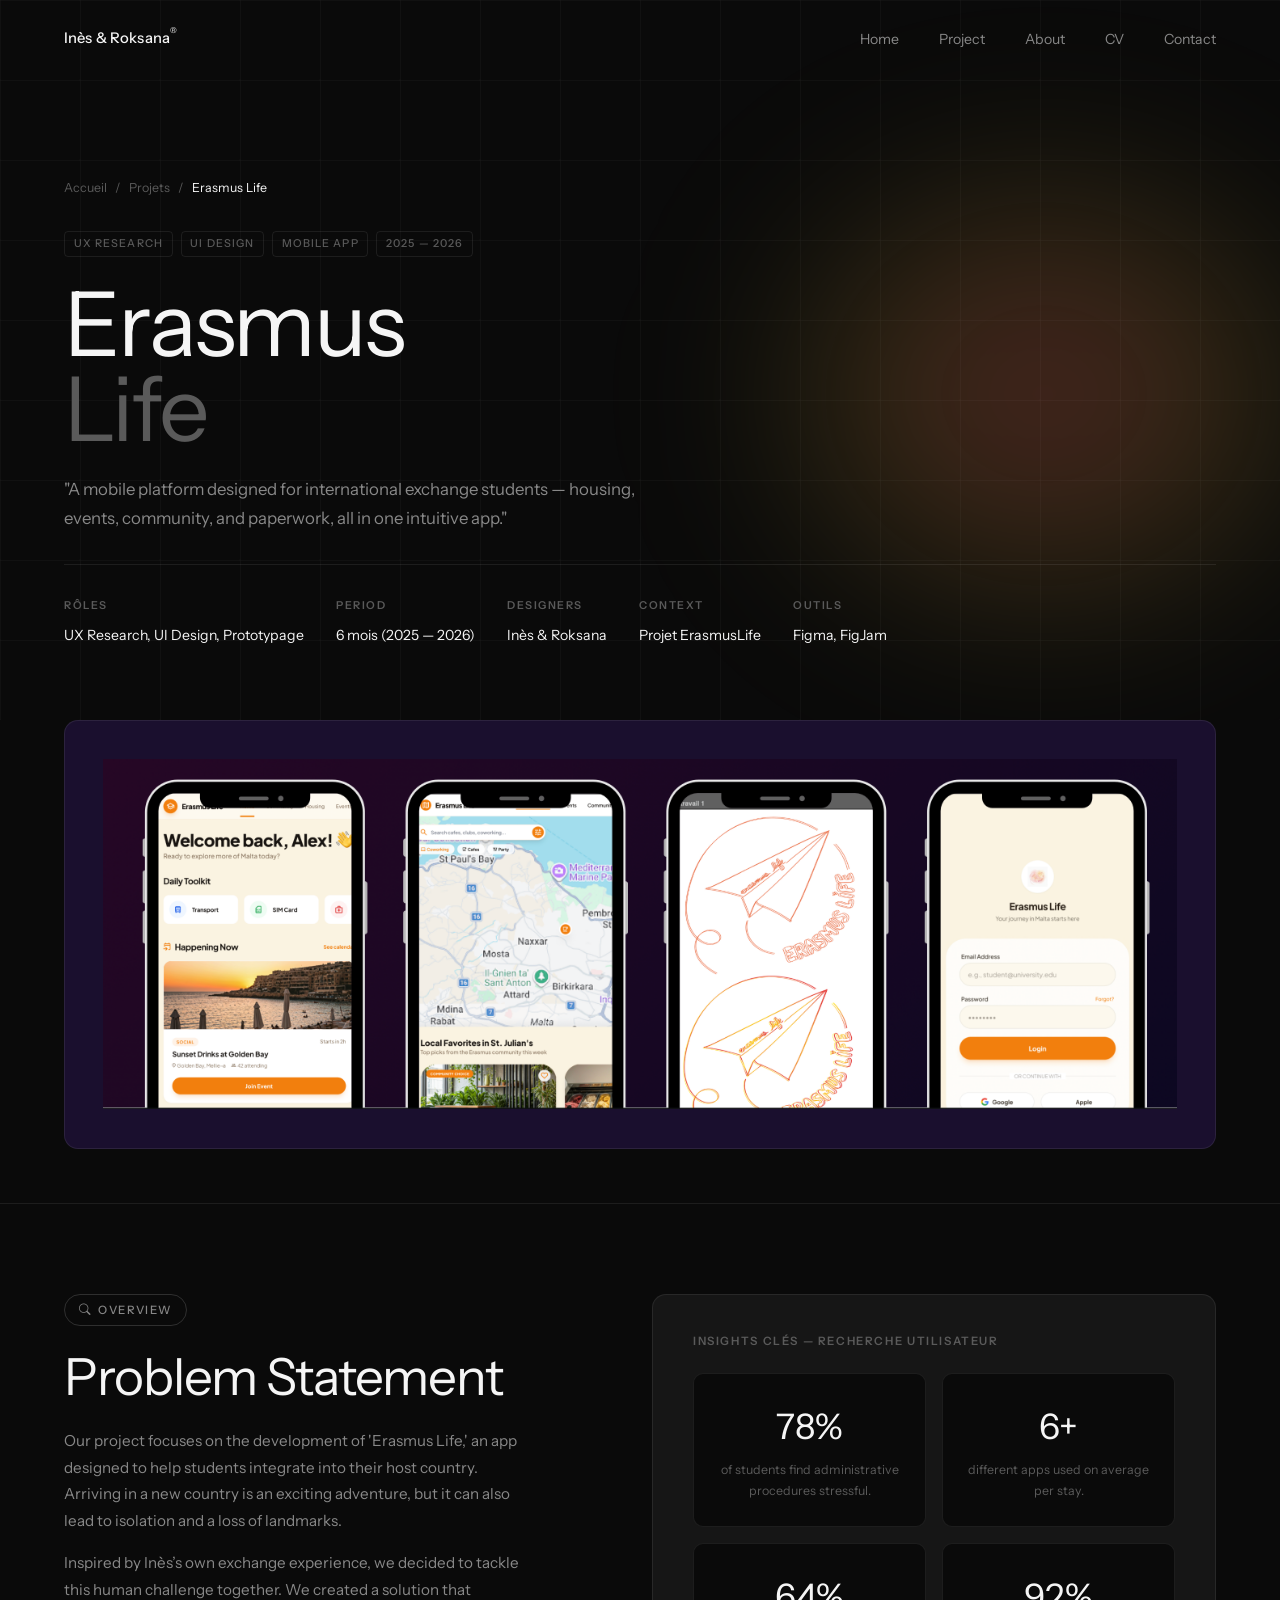
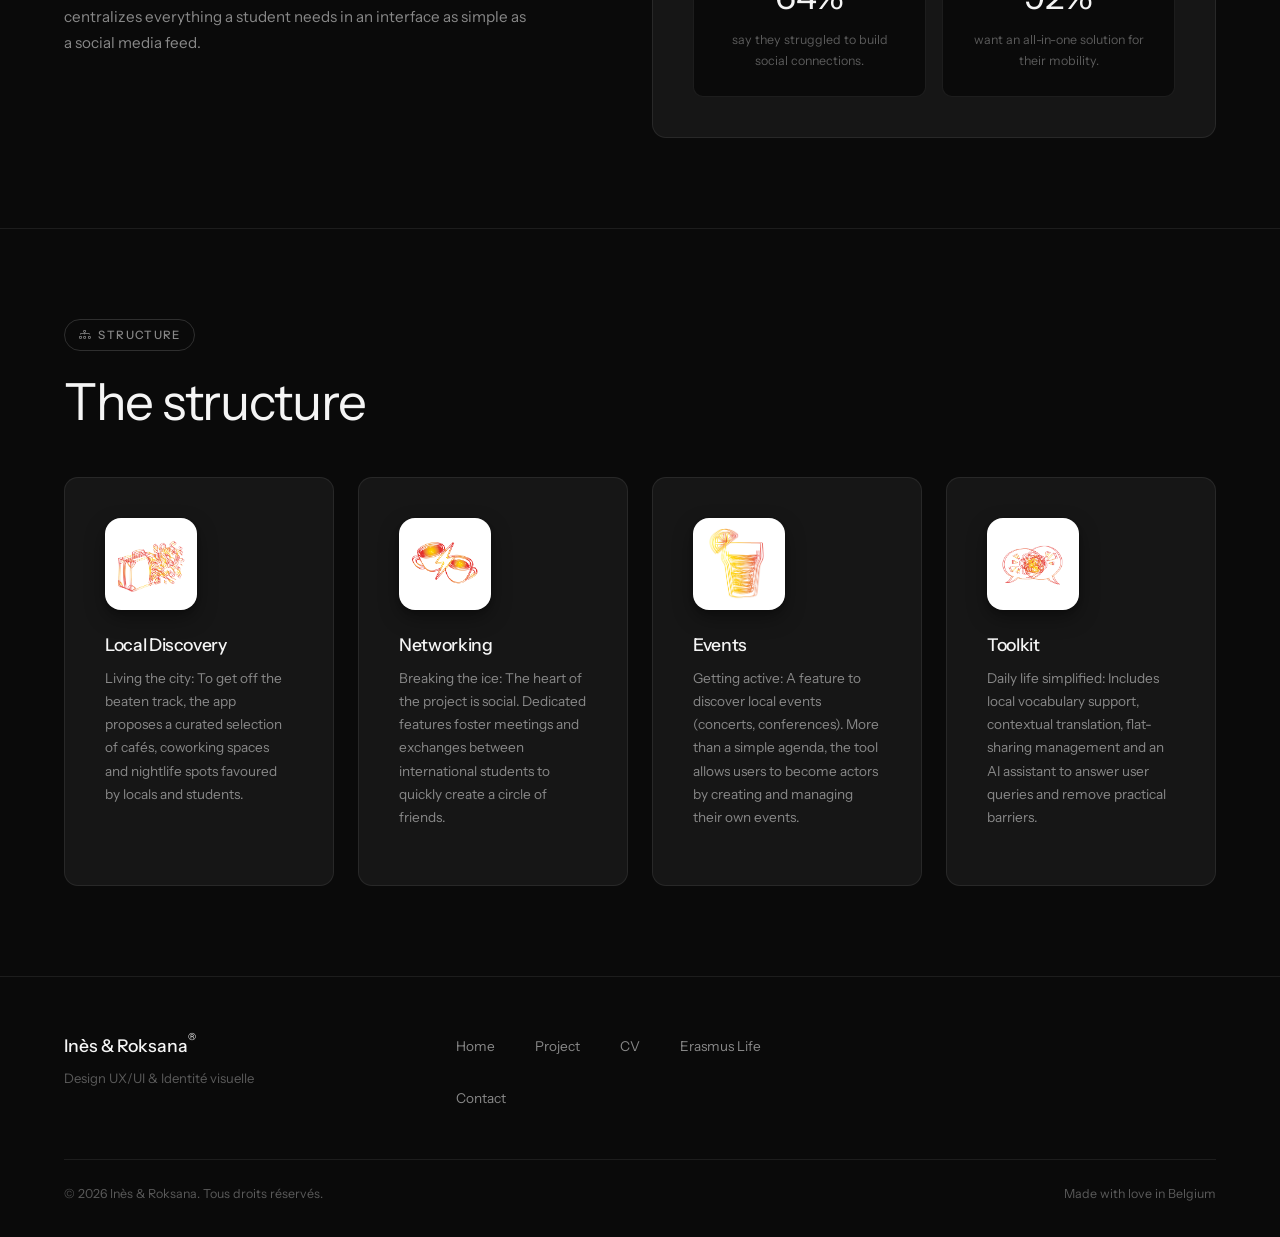
<file: projet-erasmus.html>
<!DOCTYPE html>
<html lang="fr">
<head>
  <meta charset="UTF-8" />
  <meta name="viewport" content="width=device-width, initial-scale=1.0" />
  <meta name="description" content="Erasmus Life — Étude de cas UX/UI. Application mobile accompagnant les étudiants Erasmus dans leur séjour à l'étranger." />
  <title>Erasmus Life — Étude de cas — Inès & Roksana</title>

  <link rel="stylesheet" href="https://cdn.jsdelivr.net/npm/bootstrap@5.3.3/dist/css/bootstrap.min.css" />
  <link rel="stylesheet" href="https://cdn.jsdelivr.net/npm/bootstrap-icons@1.11.3/font/bootstrap-icons.min.css" />
  <link rel="stylesheet" href="assets/css/custom.css" />
</head>
<body>

  <!-- Navigation -->
  <nav class="navbar-custom scrolled" id="mainNav" role="navigation" aria-label="Navigation principale">
    <a href="index.html" class="nav-logo" aria-label="Retour à l'accueil">
      Inès &amp; Roksana<sup>®</sup>
    </a>
    <ul class="nav-links" id="navLinks" role="list">
      <li><a href="index.html">Home</a></li>
      <li><a href="index.html#projets">Project</a></li>
      <li><a href="index.html#apropos">About</a></li>
      <li><a href="cv.html">CV</a></li>
      <li><a href="mailto:hello@ines-roksana.design">Contact</a></li>
    </ul>
    <button class="nav-menu-toggle" id="menuToggle" aria-label="Ouvrir le menu" aria-expanded="false" aria-controls="navLinks">
      <span></span><span></span><span></span>
    </button>
  </nav>


  <!-- ================================================
       PROJECT HERO
       ================================================ -->
  <header class="project-hero container-fluid-padded" aria-labelledby="project-title">
    <div class="project-hero-blob" aria-hidden="true"></div>
    <div class="hero-grid" aria-hidden="true"></div>

    <div style="position:relative; z-index:10; width:100%;">
      <!-- Breadcrumb -->
      <nav aria-label="Fil d'Ariane" style="margin-bottom:2rem;">
        <ol class="d-flex align-items-center gap-2 list-unstyled mb-0" style="font-size:0.78rem; color:var(--text-ghost);">
          <li><a href="index.html" style="color:var(--text-ghost); text-decoration:none;">Accueil</a></li>
          <li aria-hidden="true">/</li>
          <li><a href="index.html#projets" style="color:var(--text-ghost); text-decoration:none;">Projets</a></li>
          <li aria-hidden="true">/</li>
          <li aria-current="page" style="color:var(--text-primary);">Erasmus Life</li>
        </ol>
      </nav>

      <!-- Tags -->
      <div class="d-flex flex-wrap gap-2 mb-4">
        <span class="project-tag">UX Research</span>
        <span class="project-tag">UI Design</span>
        <span class="project-tag">Mobile App</span>
        <span class="project-tag">2025 — 2026</span>
      </div>

      <!-- Title -->
      <h1 class="display-hero mb-4" id="project-title">
        Erasmus<br><span class="text-ghost">Life</span>
      </h1>

      <p style="font-size:1.05rem; color:var(--text-muted); max-width:580px; line-height:1.7;">
        "A mobile platform designed for international exchange students — housing, events, community, and paperwork, all in one intuitive app."</p>

      <!-- Meta row -->
      <div class="project-meta-row">
        <div class="project-meta-item">
          <label>Rôles</label>
          <span>UX Research, UI Design, Prototypage</span>
        </div>
        <div class="project-meta-item">
          <label>Period</label>
          <span>6 mois (2025 — 2026)</span>
        </div>
        <div class="project-meta-item">
          <label>Designers</label>
          <span>Inès &amp; Roksana</span>
        </div>
        <div class="project-meta-item">
          <label>Context</label>
          <span>Projet ErasmusLife</span>
        </div>
        <div class="project-meta-item">
          <label>Outils</label>
          <span>Figma, FigJam</span>
        </div>
      </div>
    </div>
  </header>


  <!-- ================================================
       HERO VISUAL — Wireframe image
       ================================================ -->
  <section style="background:var(--bg-deep); padding: 0 clamp(1.5rem,5vw,5rem) clamp(3rem,6vh,5rem);" aria-label="Visuel principal du projet">
    <div class="wireframe-showcase">
      <img src="DOC/wireframe.png" alt="Aperçu de l'application Erasmus Life — quatre écrans mobiles (accueil, carte interactive, login, branding)" />
    </div>
  </section>


  <!-- ================================================
       CONTEXT & CHALLENGE
       ================================================ -->
  <section class="section-pad container-fluid-padded" style="border-top: 1px solid var(--border-subtle);" aria-labelledby="context-heading">
    <div class="row gy-5">
      <div class="col-lg-5">
        <span class="label-pill mb-4 d-inline-flex"><i class="bi bi-search"></i> Overview</span>
        <h2 class="display-section mb-4" id="context-heading">Problem Statement</h2>
        <p style="color:var(--text-muted); font-size:0.95rem; line-height:1.75;">
          Our project focuses on the development of 'Erasmus Life,' an app designed to help students integrate into their host country. Arriving in a new country is an exciting adventure, but it can also lead to isolation and a loss of landmarks.</p>
        <p style="color:var(--text-muted); font-size:0.95rem; line-height:1.75; margin-top:1rem;">
          Inspired by Inès’s own exchange experience, we decided to tackle this human challenge together. We created a solution that centralizes everything a student needs in an interface as simple as a social media feed. </p>
      </div>
      <div class="col-lg-6 offset-lg-1">
        <div style="background: var(--bg-card); border: 1px solid var(--border-subtle); border-radius: 14px; padding: 2.5rem;">
          <h3 style="font-size:0.72rem; font-weight:600; letter-spacing:0.14em; text-transform:uppercase; color:var(--text-ghost); margin-bottom:1.5rem;">Insights clés — Recherche utilisateur</h3>
          <div class="row g-3">
            <div class="col-6">
              <div style="background:var(--bg-deep); border-radius:10px; padding:1.5rem; text-align:center; border:1px solid var(--border-subtle);">
                <div style="font-size:2.2rem; font-weight:300; color:var(--text-primary);">78%</div>
                <div style="font-size:0.78rem; color:var(--text-ghost); margin-top:0.3rem;">of students find administrative procedures stressful.</div>
              </div>
            </div>
            <div class="col-6">
              <div style="background:var(--bg-deep); border-radius:10px; padding:1.5rem; text-align:center; border:1px solid var(--border-subtle);">
                <div style="font-size:2.2rem; font-weight:300; color:var(--text-primary);">6+</div>
                <div style="font-size:0.78rem; color:var(--text-ghost); margin-top:0.3rem;">different apps used on average per stay.</div>
              </div>
            </div>
            <div class="col-6">
              <div style="background:var(--bg-deep); border-radius:10px; padding:1.5rem; text-align:center; border:1px solid var(--border-subtle);">
                <div style="font-size:2.2rem; font-weight:300; color:var(--text-primary);">64%</div>
                <div style="font-size:0.78rem; color:var(--text-ghost); margin-top:0.3rem;">say they struggled to build social connections.</div>
              </div>
            </div>
            <div class="col-6">
              <div style="background:var(--bg-deep); border-radius:10px; padding:1.5rem; text-align:center; border:1px solid var(--border-subtle);">
                <div style="font-size:2.2rem; font-weight:300; color:var(--text-primary);">92%</div>
                <div style="font-size:0.78rem; color:var(--text-ghost); margin-top:0.3rem;">want an all-in-one solution for their mobility.</div>
              </div>
            </div>
          </div>
        </div>
      </div>
    </div>
  </section>


  <!-- ================================================
       STRUCTURE — Features with custom icons
       ================================================ -->
  <section class="section-pad container-fluid-padded" style="border-top: 1px solid var(--border-subtle);" aria-labelledby="process-heading">
    <span class="label-pill mb-4 d-inline-flex"><i class="bi bi-diagram-3"></i> Structure</span>
    <h2 class="display-section mb-5" id="process-heading">The structure</h2>

    <div class="row g-4">
      <div class="col-md-6 col-lg-3 reveal-on-scroll">
        <div class="process-step">
          <div class="process-step-icon-wrap" aria-hidden="true">
            <img src="DOC/local.png" alt="" class="process-step-icon-img" />
          </div>
          <h3 class="process-step-title">Local Discovery</h3>
          <p class="process-step-desc">
            Living the city: To get off the beaten track, the app proposes a curated selection of cafés, coworking spaces and nightlife spots favoured by locals and students.
          </p>
        </div>
      </div>

      <div class="col-md-6 col-lg-3 reveal-on-scroll">
        <div class="process-step">
          <div class="process-step-icon-wrap" aria-hidden="true">
            <img src="DOC/meet.png" alt="" class="process-step-icon-img" />
          </div>
          <h3 class="process-step-title">Networking</h3>
          <p class="process-step-desc">
            Breaking the ice: The heart of the project is social. Dedicated features foster meetings and exchanges between international students to quickly create a circle of friends.
          </p>
        </div>
      </div>

      <div class="col-md-6 col-lg-3 reveal-on-scroll">
        <div class="process-step">
          <div class="process-step-icon-wrap" aria-hidden="true">
            <img src="DOC/events.png" alt="" class="process-step-icon-img" />
          </div>
          <h3 class="process-step-title">Events</h3>
          <p class="process-step-desc">
            Getting active: A feature to discover local events (concerts, conferences). More than a simple agenda, the tool allows users to become actors by creating and managing their own events.
          </p>
        </div>
      </div>

      <div class="col-md-6 col-lg-3 reveal-on-scroll">
        <div class="process-step">
          <div class="process-step-icon-wrap" aria-hidden="true">
            <img src="DOC/tool.png" alt="" class="process-step-icon-img" />
          </div>
          <h3 class="process-step-title">Toolkit</h3>
          <p class="process-step-desc">
            Daily life simplified: Includes local vocabulary support, contextual translation, flat-sharing management and an AI assistant to answer user queries and remove practical barriers.
          </p>
        </div>
      </div>
    </div>
  </section>



  <!-- Footer -->
  <footer class="footer" role="contentinfo">
    <div class="row gy-4 align-items-start">
      <div class="col-md-4">
        <div class="footer-logo">Inès &amp; Roksana<sup style="font-size:0.55em; vertical-align:super">®</sup></div>
        <div class="footer-tagline">Design UX/UI &amp; Identité visuelle</div>
      </div>
      <div class="col-md-4">
        <nav aria-label="Liens du pied de page">
          <ul class="footer-nav">
            <li><a href="index.html">Home</a></li>
            <li><a href="index.html#projets">Project</a></li>
            <li><a href="cv.html">CV</a></li>
            <li><a href="projet-erasmus.html">Erasmus Life</a></li>
            <li><a href="mailto:hello@ines-roksana.design">Contact</a></li>
          </ul>
        </nav>
      </div>

    </div>
    <div class="footer-bottom">
      <span>© 2026 Inès &amp; Roksana. Tous droits réservés.</span>
      <span>Made with love in Belgium</span>
    </div>
  </footer>


  <script src="https://cdn.jsdelivr.net/npm/bootstrap@5.3.3/dist/js/bootstrap.bundle.min.js"></script>
  <script>
    const nav = document.getElementById('mainNav');
    window.addEventListener('scroll', () => {
      nav.classList.toggle('scrolled', window.scrollY > 60);
    }, { passive: true });

    const toggle = document.getElementById('menuToggle');
    const navLinks = document.getElementById('navLinks');
    toggle.addEventListener('click', () => {
      const open = navLinks.classList.toggle('open');
      toggle.setAttribute('aria-expanded', open);
      toggle.setAttribute('aria-label', open ? 'Fermer le menu' : 'Ouvrir le menu');
      document.body.style.overflow = open ? 'hidden' : '';
    });
    navLinks.querySelectorAll('a').forEach(a => {
      a.addEventListener('click', () => {
        navLinks.classList.remove('open');
        toggle.setAttribute('aria-expanded', 'false');
        document.body.style.overflow = '';
      });
    });

    /* Scroll reveal fallback */
    if (!CSS.supports('animation-timeline', 'view()')) {
      const observer = new IntersectionObserver(entries => {
        entries.forEach(e => {
          if (e.isIntersecting) {
            e.target.style.opacity = '1';
            e.target.style.transform = 'translateY(0)';
          }
        });
      }, { threshold: 0.15 });

      document.querySelectorAll('.reveal-on-scroll').forEach(el => {
        el.style.opacity = '0';
        el.style.transform = 'translateY(30px)';
        el.style.transition = 'opacity 0.7s ease, transform 0.7s ease';
        observer.observe(el);
      });
    }
  </script>
</body>
</html>
</file>
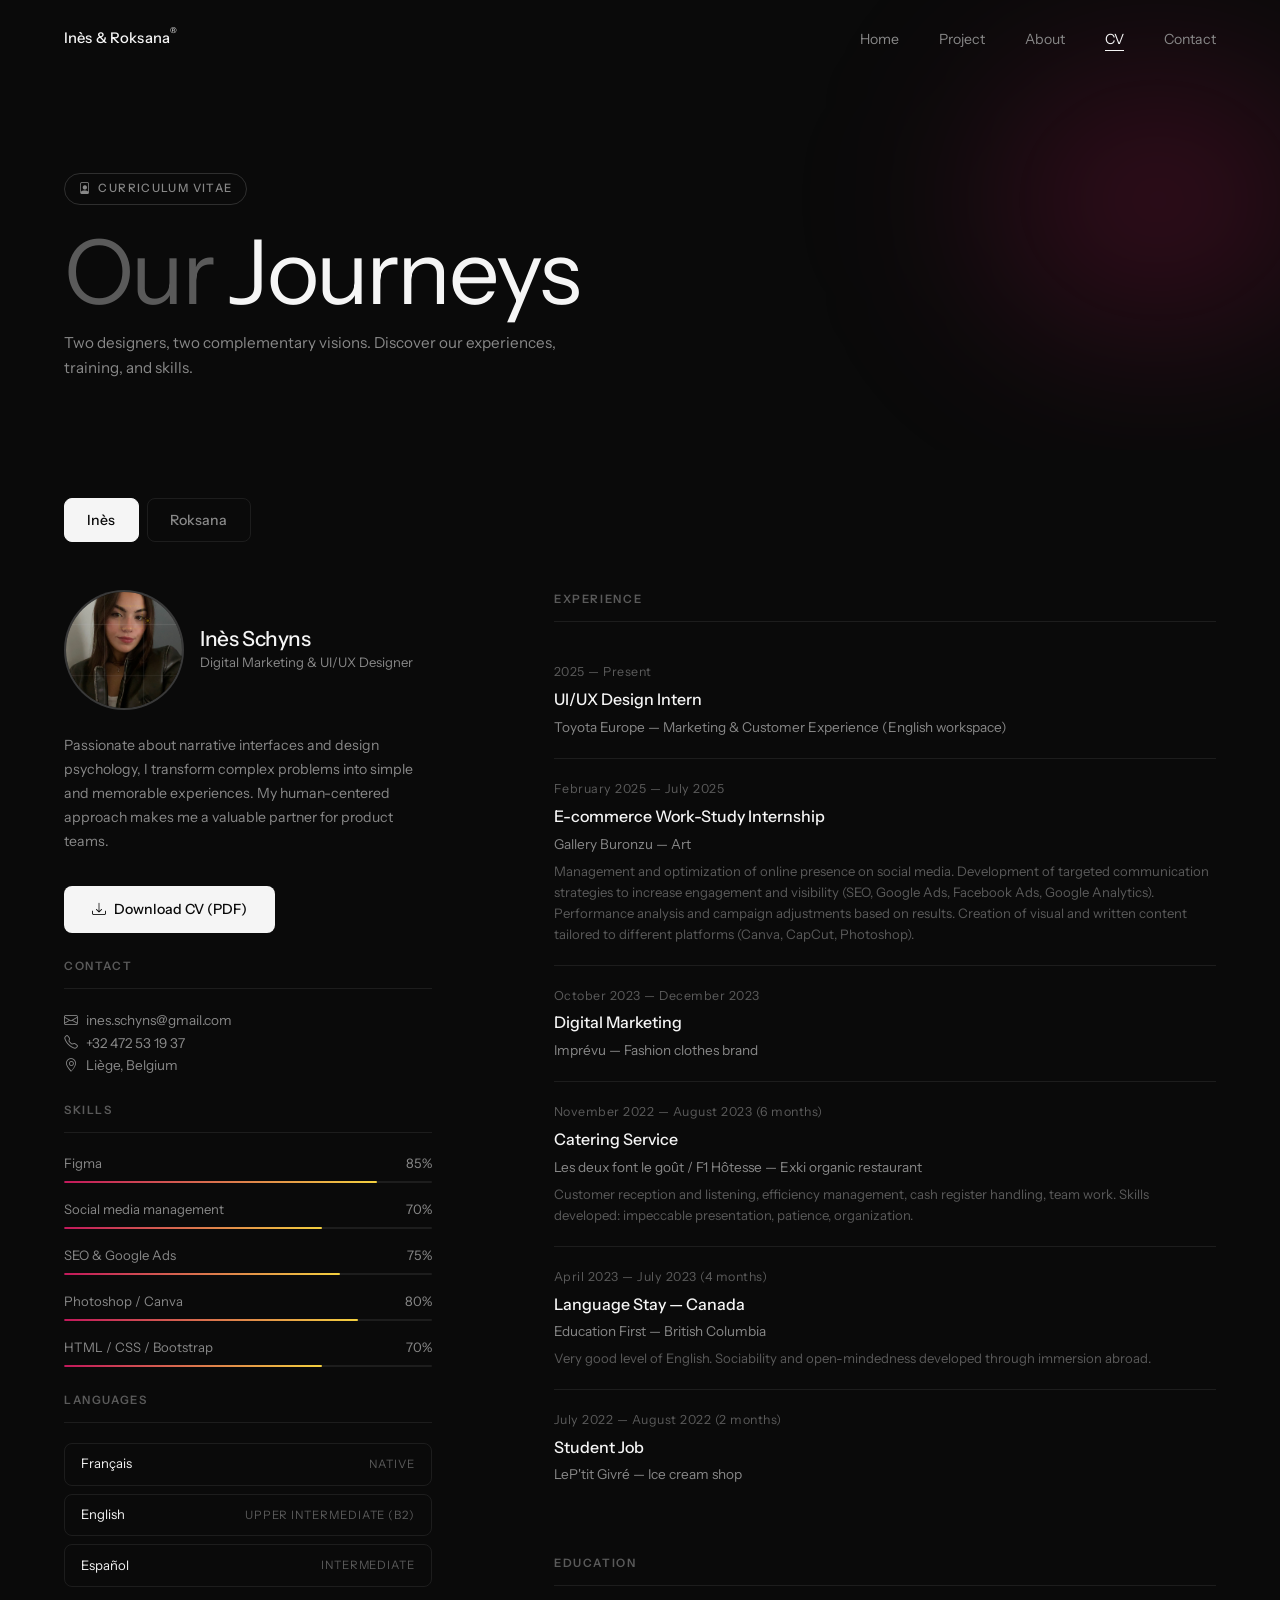
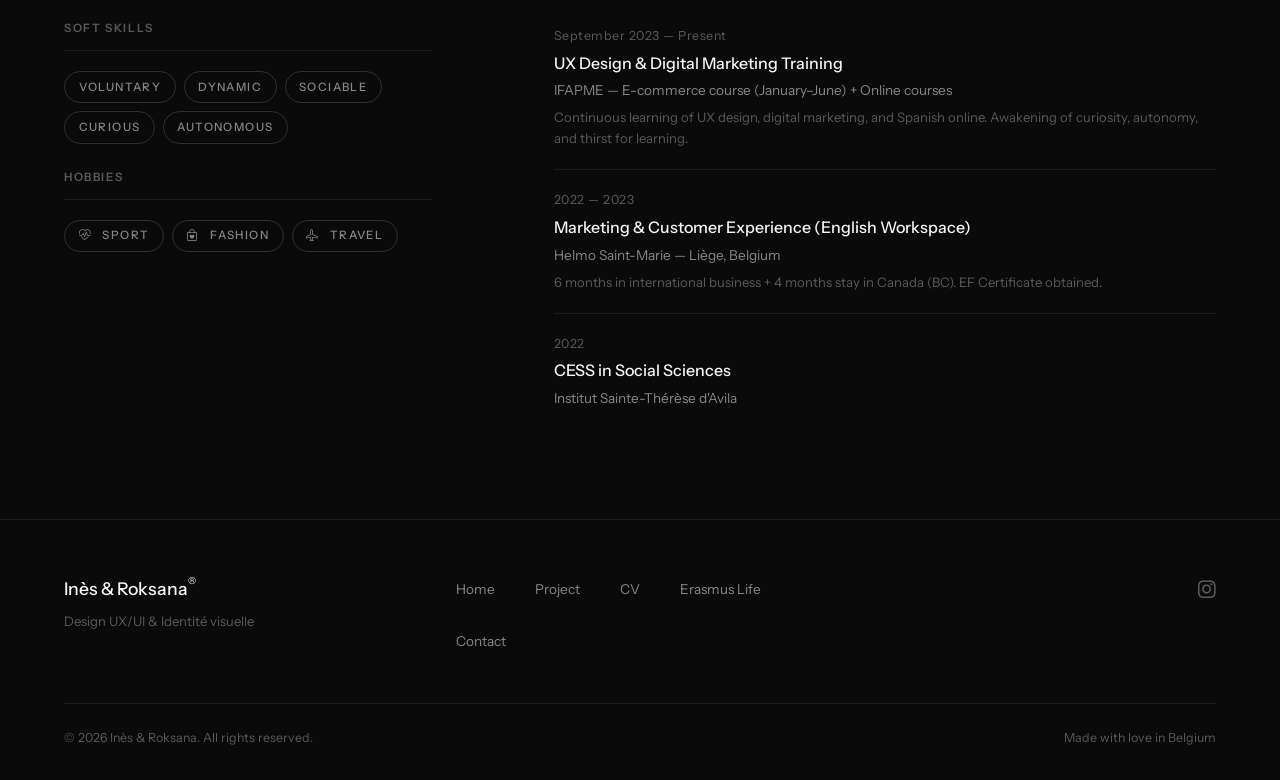
<file: portfolio-erasmuslife/cv.html>
<!DOCTYPE html>
<html lang="fr">
<head>
  <meta charset="UTF-8" />
  <meta name="viewport" content="width=device-width, initial-scale=1.0" />
  <meta name="description" content="CV d'Inès et Roksana — Designers UX/UI et identité visuelle. Parcours, compétences et expériences." />
  <title>CV — Inès & Roksana</title>

  <link rel="stylesheet" href="https://cdn.jsdelivr.net/npm/bootstrap@5.3.3/dist/css/bootstrap.min.css" />
  <link rel="stylesheet" href="https://cdn.jsdelivr.net/npm/bootstrap-icons@1.11.3/font/bootstrap-icons.min.css" />
  <link rel="stylesheet" href="assets/css/custom.css" />
</head>
<body>

  <!-- Navigation -->
  <nav class="navbar-custom scrolled" id="mainNav" role="navigation" aria-label="Navigation principale">
    <a href="index.html" class="nav-logo" aria-label="Retour à l'accueil">
      Inès &amp; Roksana<sup>®</sup>
    </a>
    <ul class="nav-links" id="navLinks" role="list">
      <li><a href="index.html">Home</a></li>
      <li><a href="index.html#projets">Project</a></li>
      <li><a href="index.html#apropos">About</a></li>
      <li><a href="cv.html" class="active" aria-current="page">CV</a></li>
      <li><a href="mailto:hello@ines-roksana.design">Contact</a></li>
    </ul>
    <button class="nav-menu-toggle" id="menuToggle" aria-label="Ouvrir le menu" aria-expanded="false" aria-controls="navLinks">
      <span></span><span></span><span></span>
    </button>
  </nav>


  <!-- ================================================
       CV HERO
       ================================================ -->
  <header class="cv-hero container-fluid-padded" style="padding-top: 8rem;">
    <div class="cv-blob" aria-hidden="true"></div>
    <div style="position:relative; z-index:10; width:100%;">
      <span class="label-pill mb-4 d-inline-flex">
        <i class="bi bi-file-person"></i> Curriculum Vitae
      </span>
      <h1 class="display-hero mb-3">
        <span class="text-ghost">Our</span> Journeys
      </h1>
      <p style="color:var(--text-muted); max-width:540px; font-size:0.95rem;">
        Two designers, two complementary visions. Discover our experiences, training, and skills.
      </p>
    </div>
  </header>


  <!-- ================================================
       TAB SELECTOR
       ================================================ -->
  <section style="background:var(--bg-deep); padding: 3rem clamp(1.5rem,5vw,5rem) 0;">
    <ul class="cv-tabs nav" id="cvTabs" role="tablist" aria-label="Sélectionner un designer">
      <li class="nav-item" role="presentation">
        <button class="nav-link active" id="ines-tab" data-bs-toggle="tab" data-bs-target="#ines" type="button" role="tab" aria-controls="ines" aria-selected="true">
          Inès
        </button>
      </li>
      <li class="nav-item" role="presentation">
        <button class="nav-link" id="roksana-tab" data-bs-toggle="tab" data-bs-target="#roksana" type="button" role="tab" aria-controls="roksana" aria-selected="false">
          Roksana
        </button>
      </li>
    </ul>
  </section>


  <!-- ================================================
       TAB CONTENT
       ================================================ -->
  <main style="background:var(--bg-deep); padding: 3rem clamp(1.5rem,5vw,5rem) clamp(5rem,10vh,9rem);">
    <div class="tab-content" id="cvTabContent">

      <!-- ================================================
           INÈS
           ================================================ -->
      <div class="tab-pane fade show active" id="ines" role="tabpanel" aria-labelledby="ines-tab" tabindex="0">
        <div class="row gy-5">

          <!-- LEFT COLUMN — Profile / Skills -->
          <div class="col-lg-4">

            <!-- Profile -->
            <div class="d-flex align-items-center gap-3 mb-4">
              <div class="cv-profile-img" role="img" aria-label="Photo d'Inès Schyns">
                <img src="DOC/INES.jpg" alt="Photo of Inès Schyns, UI/UX Designer" />
              </div>
              <div>
                <h2 style="font-size:1.3rem; font-weight:500; margin:0;">Inès Schyns</h2>
                <p style="font-size:0.82rem; color:var(--text-muted); margin:0;">Digital Marketing &amp; UI/UX Designer</p>
              </div>
            </div>

            <p style="font-size:0.88rem; color:var(--text-muted); line-height:1.7; margin-bottom:2rem;">
              Passionate about narrative interfaces and design psychology, I transform complex problems into simple and memorable experiences. My human-centered approach makes me a valuable partner for product teams.
            </p>

            <a href="DOC/cv-ines-schyns.pdf" target="_blank" rel="noopener" class="btn-download mb-4" aria-label="Télécharger le CV d'Inès en PDF">
              <i class="bi bi-download"></i> Download CV (PDF)
            </a>

            <!-- Contact -->
            <div class="mb-4">
              <div class="cv-section-title">Contact</div>
              <p style="font-size:0.85rem; color:var(--text-muted); margin:0;">
                <i class="bi bi-envelope me-2" aria-hidden="true"></i>ines.schyns@gmail.com<br>
                <i class="bi bi-telephone me-2" aria-hidden="true"></i>+32 472 53 19 37<br>
                <i class="bi bi-geo-alt me-2" aria-hidden="true"></i>Liège, Belgium
              </p>
            </div>

            <!-- Skills -->
            <div class="mb-4">
              <div class="cv-section-title">Skills</div>
              <div class="skill-bar">
                <div class="skill-bar-label"><span>Figma</span><span>85%</span></div>
                <div class="skill-bar-track"><div class="skill-bar-fill animated" style="width:85%;"></div></div>
              </div>
              <div class="skill-bar">
                <div class="skill-bar-label"><span>Social media management</span><span>70%</span></div>
                <div class="skill-bar-track"><div class="skill-bar-fill animated" style="width:70%; animation-delay:0.1s;"></div></div>
              </div>
              <div class="skill-bar">
                <div class="skill-bar-label"><span>SEO &amp; Google Ads</span><span>75%</span></div>
                <div class="skill-bar-track"><div class="skill-bar-fill animated" style="width:75%; animation-delay:0.2s;"></div></div>
              </div>
              <div class="skill-bar">
                <div class="skill-bar-label"><span>Photoshop / Canva</span><span>80%</span></div>
                <div class="skill-bar-track"><div class="skill-bar-fill animated" style="width:80%; animation-delay:0.3s;"></div></div>
              </div>
              <div class="skill-bar">
                <div class="skill-bar-label"><span>HTML / CSS / Bootstrap</span><span>70%</span></div>
                <div class="skill-bar-track"><div class="skill-bar-fill animated" style="width:70%; animation-delay:0.4s;"></div></div>
              </div>
            </div>

            <!-- Languages -->
            <div class="mb-4">
              <div class="cv-section-title">Languages</div>
              <div class="lang-badge"><span>Français</span><span class="lang-level">Native</span></div>
              <div class="lang-badge"><span>English</span><span class="lang-level">Upper Intermediate (B2)</span></div>
              <div class="lang-badge"><span>Español</span><span class="lang-level">Intermediate</span></div>
            </div>

            <!-- Soft Skills -->
            <div class="mb-4">
              <div class="cv-section-title">Soft skills</div>
              <div class="d-flex flex-wrap gap-2">
                <span class="label-pill" style="font-size:0.72rem;">Voluntary</span>
                <span class="label-pill" style="font-size:0.72rem;">Dynamic</span>
                <span class="label-pill" style="font-size:0.72rem;">Sociable</span>
                <span class="label-pill" style="font-size:0.72rem;">Curious</span>
                <span class="label-pill" style="font-size:0.72rem;">Autonomous</span>
              </div>
            </div>

            <!-- Hobbies -->
            <div>
              <div class="cv-section-title">Hobbies</div>
              <div class="d-flex flex-wrap gap-2">
                <span class="label-pill" style="font-size:0.72rem;"><i class="bi bi-heart-pulse me-1"></i> Sport</span>
                <span class="label-pill" style="font-size:0.72rem;"><i class="bi bi-bag-heart me-1"></i> Fashion</span>
                <span class="label-pill" style="font-size:0.72rem;"><i class="bi bi-airplane me-1"></i> Travel</span>
              </div>
            </div>

          </div>


          <!-- RIGHT COLUMN — Experience / Education -->
          <div class="col-lg-7 offset-lg-1">

            <!-- Experience -->
            <div class="mb-5">
              <div class="cv-section-title">Experience</div>

              <div class="cv-entry">
                <div class="cv-entry-year">2025 — Present</div>
                <div class="cv-entry-title">UI/UX Design Intern</div>
                <div class="cv-entry-company">Toyota Europe — Marketing &amp; Customer Experience (English workspace)</div>
              </div>

              <div class="cv-entry">
                <div class="cv-entry-year">February 2025 — July 2025</div>
                <div class="cv-entry-title">E-commerce Work-Study Internship</div>
                <div class="cv-entry-company">Gallery Buronzu — Art</div>
                <div class="cv-entry-desc">
                  Management and optimization of online presence on social media. Development of targeted communication strategies to increase engagement and visibility (SEO, Google Ads, Facebook Ads, Google Analytics). Performance analysis and campaign adjustments based on results. Creation of visual and written content tailored to different platforms (Canva, CapCut, Photoshop).
                </div>
              </div>

              <div class="cv-entry">
                <div class="cv-entry-year">October 2023 — December 2023</div>
                <div class="cv-entry-title">Digital Marketing</div>
                <div class="cv-entry-company">Imprévu — Fashion clothes brand</div>
              </div>

              <div class="cv-entry">
                <div class="cv-entry-year">November 2022 — August 2023 (6 months)</div>
                <div class="cv-entry-title">Catering Service</div>
                <div class="cv-entry-company">Les deux font le goût / F1 Hôtesse — Exki organic restaurant</div>
                <div class="cv-entry-desc">
                  Customer reception and listening, efficiency management, cash register handling, team work. Skills developed: impeccable presentation, patience, organization.
                </div>
              </div>

              <div class="cv-entry">
                <div class="cv-entry-year">April 2023 — July 2023 (4 months)</div>
                <div class="cv-entry-title">Language Stay — Canada</div>
                <div class="cv-entry-company">Education First — British Columbia</div>
                <div class="cv-entry-desc">
                  Very good level of English. Sociability and open-mindedness developed through immersion abroad.
                </div>
              </div>

              <div class="cv-entry">
                <div class="cv-entry-year">July 2022 — August 2022 (2 months)</div>
                <div class="cv-entry-title">Student Job</div>
                <div class="cv-entry-company">LeP'tit Givré — Ice cream shop</div>
              </div>
            </div>

            <!-- Education -->
            <div>
              <div class="cv-section-title">Education</div>

              <div class="cv-entry">
                <div class="cv-entry-year">September 2023 — Present</div>
                <div class="cv-entry-title">UX Design &amp; Digital Marketing Training</div>
                <div class="cv-entry-company">IFAPME — E-commerce course (January–June) + Online courses</div>
                <div class="cv-entry-desc">
                  Continuous learning of UX design, digital marketing, and Spanish online. Awakening of curiosity, autonomy, and thirst for learning.
                </div>
              </div>

              <div class="cv-entry">
                <div class="cv-entry-year">2022 — 2023</div>
                <div class="cv-entry-title">Marketing &amp; Customer Experience (English Workspace)</div>
                <div class="cv-entry-company">Helmo Saint-Marie — Liège, Belgium</div>
                <div class="cv-entry-desc">
                  6 months in international business + 4 months stay in Canada (BC). EF Certificate obtained.
                </div>
              </div>

              <div class="cv-entry">
                <div class="cv-entry-year">2022</div>
                <div class="cv-entry-title">CESS in Social Sciences</div>
                <div class="cv-entry-company">Institut Sainte-Thérèse d'Avila</div>
              </div>
            </div>

          </div>
        </div>
      </div>


      <!-- ================================================
           ROKSANA
           ================================================ -->
      <div class="tab-pane fade" id="roksana" role="tabpanel" aria-labelledby="roksana-tab" tabindex="0">
        <div class="row gy-5">

          <!-- LEFT COLUMN -->
          <div class="col-lg-4">

            <!-- Profile -->
            <div class="d-flex align-items-center gap-3 mb-4">
              <div class="cv-profile-img" role="img" aria-label="Photo de Roksana Raja Khalid">
                <img src="DOC/ROKSANA.jpg" alt="Photo of Roksana Raja Khalid, UI/UX Designer" />
              </div>
              <div>
                <h2 style="font-size:1.3rem; font-weight:500; margin:0;">Roksana Raja Khalid</h2>
                <p style="font-size:0.82rem; color:var(--text-muted); margin:0;">UI/UX Designer</p>
              </div>
            </div>

            <p style="font-size:0.88rem; color:var(--text-muted); line-height:1.7; margin-bottom:2rem;">
              UI/UX designer in training, with a background in web development. I enjoy designing simple, clean and functional interfaces. Curious and detail-oriented, I want to learn alongside digital design professionals in a multicultural and international environment.
            </p>

            <a href="DOC/cv-roksana-rajakhalid.pdf" target="_blank" rel="noopener" class="btn-download mb-4" aria-label="Télécharger le CV de Roksana en PDF">
              <i class="bi bi-download"></i> Download CV (PDF)
            </a>

            <!-- Contact -->
            <div class="mb-4">
              <div class="cv-section-title">Contact</div>
              <p style="font-size:0.85rem; color:var(--text-muted); margin:0;">
                <i class="bi bi-envelope me-2" aria-hidden="true"></i>roksanarajakhalid@gmail.com<br>
                <i class="bi bi-telephone me-2" aria-hidden="true"></i>+32 498 14 34 28<br>
                <i class="bi bi-geo-alt me-2" aria-hidden="true"></i>Chaudfontaine, Belgium
              </p>
            </div>

            <!-- Skills -->
            <div class="mb-4">
              <div class="cv-section-title">Skills</div>
              <div class="skill-bar">
                <div class="skill-bar-label"><span>HTML / CSS / Bootstrap</span><span>90%</span></div>
                <div class="skill-bar-track"><div class="skill-bar-fill animated" style="width:90%;"></div></div>
              </div>
              <div class="skill-bar">
                <div class="skill-bar-label"><span>Adobe Illustrator</span><span>85%</span></div>
                <div class="skill-bar-track"><div class="skill-bar-fill animated" style="width:85%; animation-delay:0.1s;"></div></div>
              </div>
              <div class="skill-bar">
                <div class="skill-bar-label"><span>Adobe Photoshop</span><span>80%</span></div>
                <div class="skill-bar-track"><div class="skill-bar-fill animated" style="width:80%; animation-delay:0.2s;"></div></div>
              </div>
              <div class="skill-bar">
                <div class="skill-bar-label"><span>Figma</span><span>70%</span></div>
                <div class="skill-bar-track"><div class="skill-bar-fill animated" style="width:70%; animation-delay:0.3s;"></div></div>
              </div>
            </div>

            <!-- Languages -->
            <div class="mb-4">
              <div class="cv-section-title">Languages</div>
              <div class="lang-badge"><span>Français</span><span class="lang-level">Native</span></div>
              <div class="lang-badge"><span>Polski</span><span class="lang-level">Fluent (spoken)</span></div>
              <div class="lang-badge"><span>English</span><span class="lang-level">Intermediate(B1/B2)</span></div>
            </div>

            <!-- Strengths -->
            <div class="mb-4">
              <div class="cv-section-title">Strengths</div>
              <div class="d-flex flex-wrap gap-2">
                <span class="label-pill" style="font-size:0.72rem;">Creativity</span>
                <span class="label-pill" style="font-size:0.72rem;">Adaptability</span>
                <span class="label-pill" style="font-size:0.72rem;">Interpersonal skills</span>
                <span class="label-pill" style="font-size:0.72rem;">Team spirit</span>
                <span class="label-pill" style="font-size:0.72rem;">Results-oriented</span>
              </div>
            </div>

            <!-- Hobbies -->
            <div>
              <div class="cv-section-title">Hobbies</div>
              <div class="d-flex flex-wrap gap-2">
                <span class="label-pill" style="font-size:0.72rem;"><i class="bi bi-camera me-1"></i> Photography</span>
                <span class="label-pill" style="font-size:0.72rem;"><i class="bi bi-headphones me-1"></i> Music</span>
                <span class="label-pill" style="font-size:0.72rem;"><i class="bi bi-airplane me-1"></i> Travel</span>
                <span class="label-pill" style="font-size:0.72rem;"><i class="bi bi-egg-fried me-1"></i> Cooking</span>
              </div>
            </div>

          </div>


          <!-- RIGHT COLUMN -->
          <div class="col-lg-7 offset-lg-1">

            <!-- Experience -->
            <div class="mb-5">
              <div class="cv-section-title">Experience</div>

              <div class="cv-entry">
                <div class="cv-entry-year">December 2024 — December 2025</div>
                <div class="cv-entry-title">Administrative Employee</div>
                <div class="cv-entry-company">CPAS de Chaudfontaine</div>
              </div>

              <div class="cv-entry">
                <div class="cv-entry-year">January 2024</div>
                <div class="cv-entry-title">Workshop</div>
                <div class="cv-entry-company">Charleroi E6K</div>
              </div>
            </div>

            <!-- Education -->
            <div>
              <div class="cv-section-title">Education</div>

              <div class="cv-entry">
                <div class="cv-entry-year">2025 — 2026</div>
                <div class="cv-entry-title">UI/UX Designer Training</div>
                <div class="cv-entry-company">IFAPME — Liège, Belgium</div>
                <div class="cv-entry-desc">
                  Comprehensive UI/UX design training covering user research, wireframing, prototyping, and accessible interface design.
                </div>
              </div>

              <div class="cv-entry">
                <div class="cv-entry-year">28 November 2024</div>
                <div class="cv-entry-title">Skills Validation Certification — Administrative Assistant</div>
                <div class="cv-entry-company">Issued by SFMQ (The French-speaking Vocational and Qualifications Service)</div>
              </div>

              <div class="cv-entry">
                <div class="cv-entry-year">2023 — 2024</div>
                <div class="cv-entry-title">Web Development</div>
                <div class="cv-entry-company">IFAPME E6K — Charleroi, Belgium</div>
                <div class="cv-entry-desc">
                  Foundation in web development: HTML, CSS, Bootstrap, version control, responsive design.
                </div>
              </div>

              <div class="cv-entry">
                <div class="cv-entry-year">4 August 2022</div>
                <div class="cv-entry-title">Business Management Certificate</div>
                <div class="cv-entry-company">Belgium</div>
              </div>

              <div class="cv-entry">
                <div class="cv-entry-year">2019 — 2020</div>
                <div class="cv-entry-title">CESS — Upper Secondary Education Certificate</div>
              </div>
            </div>

          </div>
        </div>
      </div>

    </div>
  </main>


  <!-- Footer -->
  <footer class="footer" role="contentinfo">
    <div class="row gy-4 align-items-start">
      <div class="col-md-4">
        <div class="footer-logo">Inès &amp; Roksana<sup style="font-size:0.55em; vertical-align:super">®</sup></div>
        <div class="footer-tagline">Design UX/UI &amp; Identité visuelle</div>
      </div>
      <div class="col-md-4">
        <nav aria-label="Liens du pied de page">
          <ul class="footer-nav">
            <li><a href="index.html">Home</a></li>
            <li><a href="index.html#projets">Project</a></li>
            <li><a href="cv.html">CV</a></li>
            <li><a href="projet-erasmus.html">Erasmus Life</a></li>
            <li><a href="mailto:hello@ines-roksana.design">Contact</a></li>
          </ul>
        </nav>
      </div>
      <div class="col-md-4 text-md-end">
        <div class="footer-socials justify-content-md-end mb-2">
          <a href="#" aria-label="Instagram" target="_blank" rel="noopener noreferrer"><i class="bi bi-instagram"></i></a>
        </div>
      </div>
    </div>
    <div class="footer-bottom">
      <span>© 2026 Inès &amp; Roksana. All rights reserved.</span>
      <span>Made with love in Belgium</span>
    </div>
  </footer>


  <script src="https://cdn.jsdelivr.net/npm/bootstrap@5.3.3/dist/js/bootstrap.bundle.min.js"></script>
  <script>
    /* Navbar scroll effect */
    const nav = document.getElementById('mainNav');
    window.addEventListener('scroll', () => {
      nav.classList.toggle('scrolled', window.scrollY > 60);
    }, { passive: true });

    /* Mobile menu toggle */
    const toggle = document.getElementById('menuToggle');
    const navLinks = document.getElementById('navLinks');
    toggle.addEventListener('click', () => {
      const open = navLinks.classList.toggle('open');
      toggle.setAttribute('aria-expanded', open);
      toggle.setAttribute('aria-label', open ? 'Fermer le menu' : 'Ouvrir le menu');
      document.body.style.overflow = open ? 'hidden' : '';
    });
    navLinks.querySelectorAll('a').forEach(a => {
      a.addEventListener('click', () => {
        navLinks.classList.remove('open');
        toggle.setAttribute('aria-expanded', 'false');
        document.body.style.overflow = '';
      });
    });
  </script>
</body>
</html>
</file>
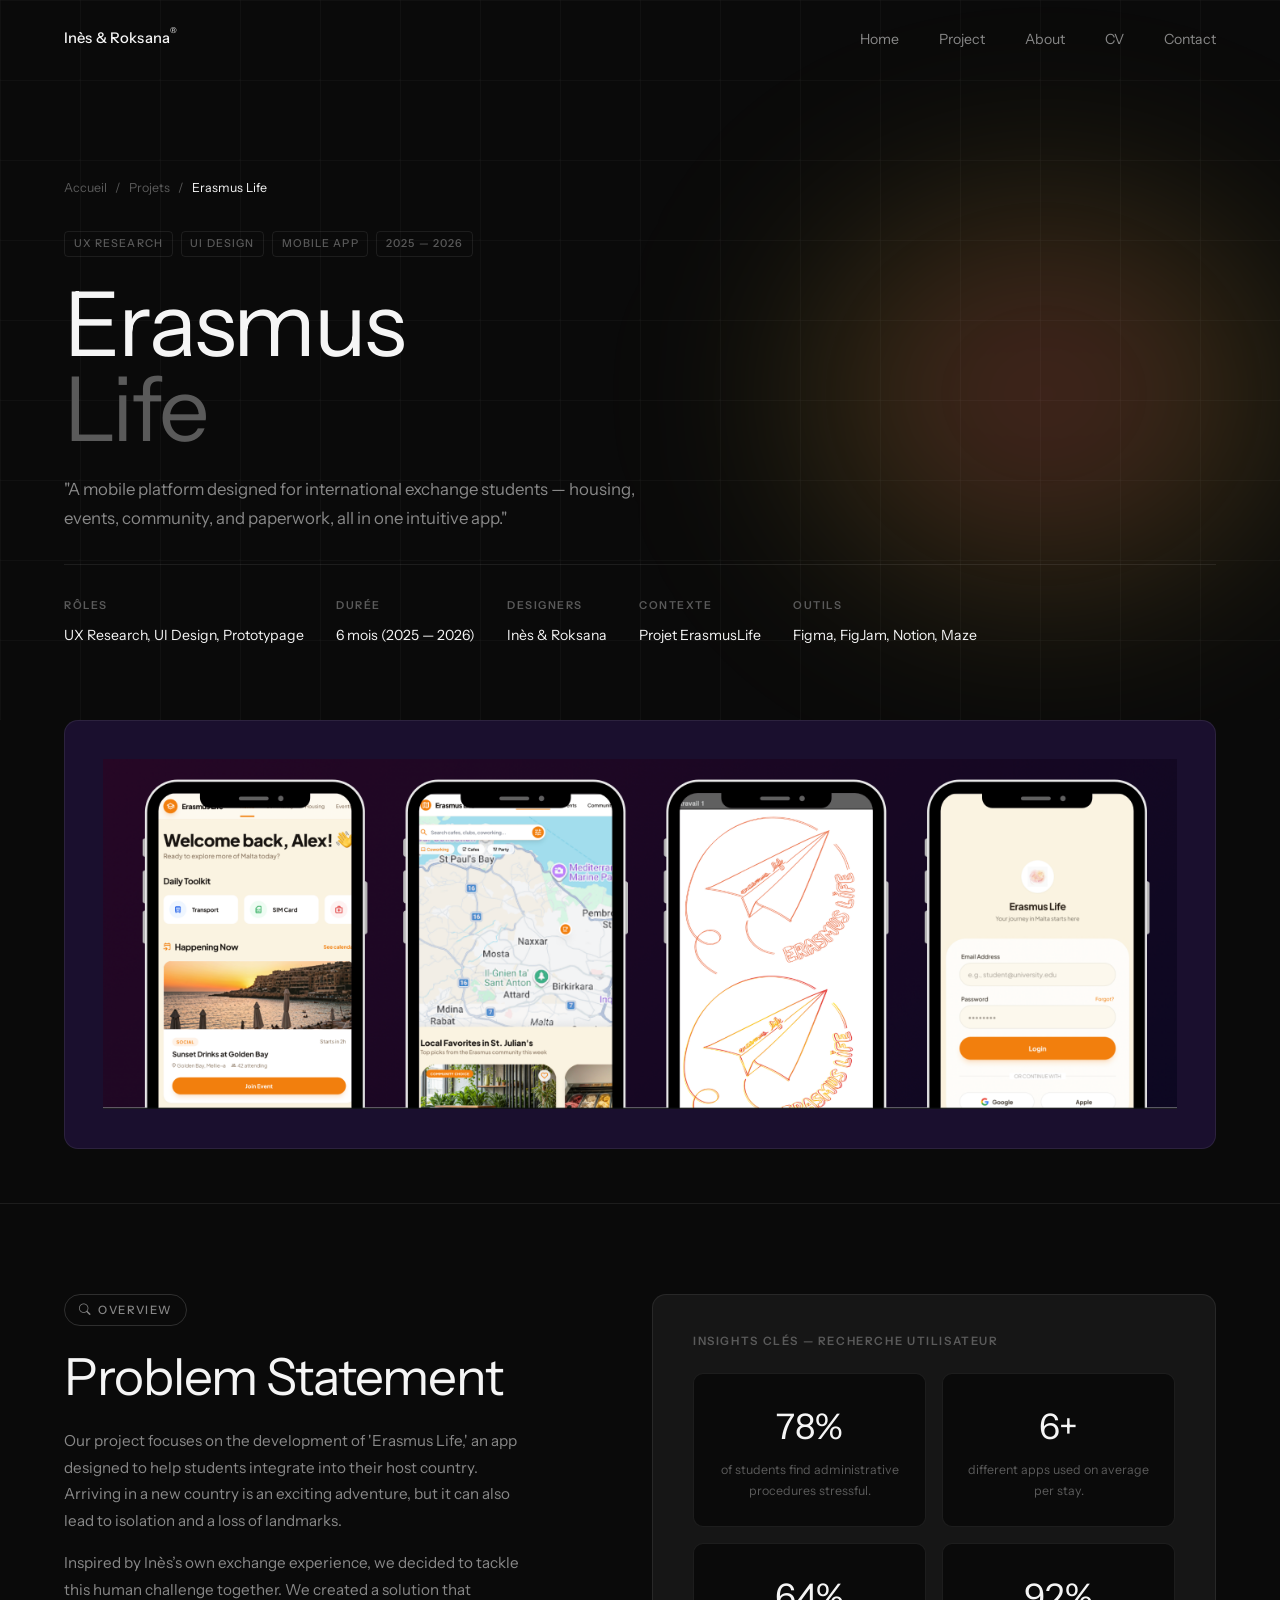
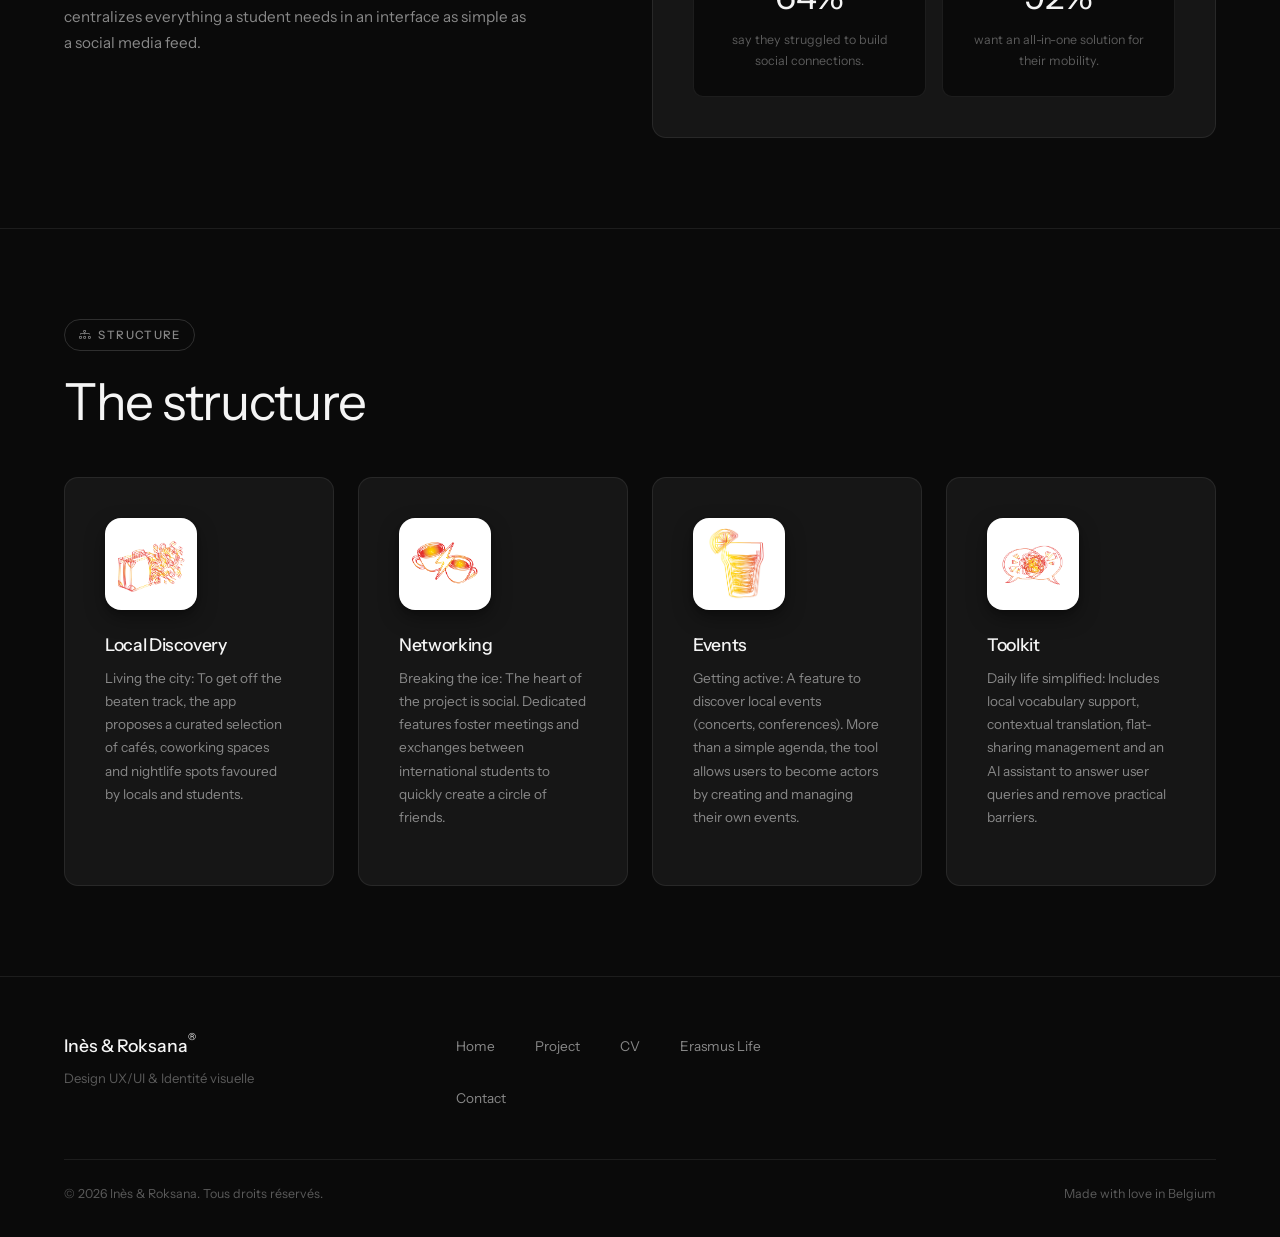
<file: portfolio-erasmuslife/projet-erasmus.html>
<!DOCTYPE html>
<html lang="fr">
<head>
  <meta charset="UTF-8" />
  <meta name="viewport" content="width=device-width, initial-scale=1.0" />
  <meta name="description" content="Erasmus Life — Étude de cas UX/UI. Application mobile accompagnant les étudiants Erasmus dans leur séjour à l'étranger." />
  <title>Erasmus Life — Étude de cas — Inès & Roksana</title>

  <link rel="stylesheet" href="https://cdn.jsdelivr.net/npm/bootstrap@5.3.3/dist/css/bootstrap.min.css" />
  <link rel="stylesheet" href="https://cdn.jsdelivr.net/npm/bootstrap-icons@1.11.3/font/bootstrap-icons.min.css" />
  <link rel="stylesheet" href="assets/css/custom.css" />
</head>
<body>

  <!-- Navigation -->
  <nav class="navbar-custom scrolled" id="mainNav" role="navigation" aria-label="Navigation principale">
    <a href="index.html" class="nav-logo" aria-label="Retour à l'accueil">
      Inès &amp; Roksana<sup>®</sup>
    </a>
    <ul class="nav-links" id="navLinks" role="list">
      <li><a href="index.html">Home</a></li>
      <li><a href="index.html#projets">Project</a></li>
      <li><a href="index.html#apropos">About</a></li>
      <li><a href="cv.html">CV</a></li>
      <li><a href="mailto:hello@ines-roksana.design">Contact</a></li>
    </ul>
    <button class="nav-menu-toggle" id="menuToggle" aria-label="Ouvrir le menu" aria-expanded="false" aria-controls="navLinks">
      <span></span><span></span><span></span>
    </button>
  </nav>


  <!-- ================================================
       PROJECT HERO
       ================================================ -->
  <header class="project-hero container-fluid-padded" aria-labelledby="project-title">
    <div class="project-hero-blob" aria-hidden="true"></div>
    <div class="hero-grid" aria-hidden="true"></div>

    <div style="position:relative; z-index:10; width:100%;">
      <!-- Breadcrumb -->
      <nav aria-label="Fil d'Ariane" style="margin-bottom:2rem;">
        <ol class="d-flex align-items-center gap-2 list-unstyled mb-0" style="font-size:0.78rem; color:var(--text-ghost);">
          <li><a href="index.html" style="color:var(--text-ghost); text-decoration:none;">Accueil</a></li>
          <li aria-hidden="true">/</li>
          <li><a href="index.html#projets" style="color:var(--text-ghost); text-decoration:none;">Projets</a></li>
          <li aria-hidden="true">/</li>
          <li aria-current="page" style="color:var(--text-primary);">Erasmus Life</li>
        </ol>
      </nav>

      <!-- Tags -->
      <div class="d-flex flex-wrap gap-2 mb-4">
        <span class="project-tag">UX Research</span>
        <span class="project-tag">UI Design</span>
        <span class="project-tag">Mobile App</span>
        <span class="project-tag">2025 — 2026</span>
      </div>

      <!-- Title -->
      <h1 class="display-hero mb-4" id="project-title">
        Erasmus<br><span class="text-ghost">Life</span>
      </h1>

      <p style="font-size:1.05rem; color:var(--text-muted); max-width:580px; line-height:1.7;">
        "A mobile platform designed for international exchange students — housing, events, community, and paperwork, all in one intuitive app."</p>

      <!-- Meta row -->
      <div class="project-meta-row">
        <div class="project-meta-item">
          <label>Rôles</label>
          <span>UX Research, UI Design, Prototypage</span>
        </div>
        <div class="project-meta-item">
          <label>Durée</label>
          <span>6 mois (2025 — 2026)</span>
        </div>
        <div class="project-meta-item">
          <label>Designers</label>
          <span>Inès &amp; Roksana</span>
        </div>
        <div class="project-meta-item">
          <label>Contexte</label>
          <span>Projet ErasmusLife</span>
        </div>
        <div class="project-meta-item">
          <label>Outils</label>
          <span>Figma, FigJam, Notion, Maze</span>
        </div>
      </div>
    </div>
  </header>


  <!-- ================================================
       HERO VISUAL — Wireframe image
       ================================================ -->
  <section style="background:var(--bg-deep); padding: 0 clamp(1.5rem,5vw,5rem) clamp(3rem,6vh,5rem);" aria-label="Visuel principal du projet">
    <div class="wireframe-showcase">
      <img src="DOC/wireframe.png" alt="Aperçu de l'application Erasmus Life — quatre écrans mobiles (accueil, carte interactive, login, branding)" />
    </div>
  </section>


  <!-- ================================================
       CONTEXT & CHALLENGE
       ================================================ -->
  <section class="section-pad container-fluid-padded" style="border-top: 1px solid var(--border-subtle);" aria-labelledby="context-heading">
    <div class="row gy-5">
      <div class="col-lg-5">
        <span class="label-pill mb-4 d-inline-flex"><i class="bi bi-search"></i> Overview</span>
        <h2 class="display-section mb-4" id="context-heading">Problem Statement</h2>
        <p style="color:var(--text-muted); font-size:0.95rem; line-height:1.75;">
          Our project focuses on the development of 'Erasmus Life,' an app designed to help students integrate into their host country. Arriving in a new country is an exciting adventure, but it can also lead to isolation and a loss of landmarks.</p>
        <p style="color:var(--text-muted); font-size:0.95rem; line-height:1.75; margin-top:1rem;">
          Inspired by Inès’s own exchange experience, we decided to tackle this human challenge together. We created a solution that centralizes everything a student needs in an interface as simple as a social media feed. </p>
      </div>
      <div class="col-lg-6 offset-lg-1">
        <div style="background: var(--bg-card); border: 1px solid var(--border-subtle); border-radius: 14px; padding: 2.5rem;">
          <h3 style="font-size:0.72rem; font-weight:600; letter-spacing:0.14em; text-transform:uppercase; color:var(--text-ghost); margin-bottom:1.5rem;">Insights clés — Recherche utilisateur</h3>
          <div class="row g-3">
            <div class="col-6">
              <div style="background:var(--bg-deep); border-radius:10px; padding:1.5rem; text-align:center; border:1px solid var(--border-subtle);">
                <div style="font-size:2.2rem; font-weight:300; color:var(--text-primary);">78%</div>
                <div style="font-size:0.78rem; color:var(--text-ghost); margin-top:0.3rem;">of students find administrative procedures stressful.</div>
              </div>
            </div>
            <div class="col-6">
              <div style="background:var(--bg-deep); border-radius:10px; padding:1.5rem; text-align:center; border:1px solid var(--border-subtle);">
                <div style="font-size:2.2rem; font-weight:300; color:var(--text-primary);">6+</div>
                <div style="font-size:0.78rem; color:var(--text-ghost); margin-top:0.3rem;">different apps used on average per stay.</div>
              </div>
            </div>
            <div class="col-6">
              <div style="background:var(--bg-deep); border-radius:10px; padding:1.5rem; text-align:center; border:1px solid var(--border-subtle);">
                <div style="font-size:2.2rem; font-weight:300; color:var(--text-primary);">64%</div>
                <div style="font-size:0.78rem; color:var(--text-ghost); margin-top:0.3rem;">say they struggled to build social connections.</div>
              </div>
            </div>
            <div class="col-6">
              <div style="background:var(--bg-deep); border-radius:10px; padding:1.5rem; text-align:center; border:1px solid var(--border-subtle);">
                <div style="font-size:2.2rem; font-weight:300; color:var(--text-primary);">92%</div>
                <div style="font-size:0.78rem; color:var(--text-ghost); margin-top:0.3rem;">want an all-in-one solution for their mobility.</div>
              </div>
            </div>
          </div>
        </div>
      </div>
    </div>
  </section>


  <!-- ================================================
       STRUCTURE — Features with custom icons
       ================================================ -->
  <section class="section-pad container-fluid-padded" style="border-top: 1px solid var(--border-subtle);" aria-labelledby="process-heading">
    <span class="label-pill mb-4 d-inline-flex"><i class="bi bi-diagram-3"></i> Structure</span>
    <h2 class="display-section mb-5" id="process-heading">The structure</h2>

    <div class="row g-4">
      <div class="col-md-6 col-lg-3 reveal-on-scroll">
        <div class="process-step">
          <div class="process-step-icon-wrap" aria-hidden="true">
            <img src="DOC/local.png" alt="" class="process-step-icon-img" />
          </div>
          <h3 class="process-step-title">Local Discovery</h3>
          <p class="process-step-desc">
            Living the city: To get off the beaten track, the app proposes a curated selection of cafés, coworking spaces and nightlife spots favoured by locals and students.
          </p>
        </div>
      </div>

      <div class="col-md-6 col-lg-3 reveal-on-scroll">
        <div class="process-step">
          <div class="process-step-icon-wrap" aria-hidden="true">
            <img src="DOC/meet.png" alt="" class="process-step-icon-img" />
          </div>
          <h3 class="process-step-title">Networking</h3>
          <p class="process-step-desc">
            Breaking the ice: The heart of the project is social. Dedicated features foster meetings and exchanges between international students to quickly create a circle of friends.
          </p>
        </div>
      </div>

      <div class="col-md-6 col-lg-3 reveal-on-scroll">
        <div class="process-step">
          <div class="process-step-icon-wrap" aria-hidden="true">
            <img src="DOC/events.png" alt="" class="process-step-icon-img" />
          </div>
          <h3 class="process-step-title">Events</h3>
          <p class="process-step-desc">
            Getting active: A feature to discover local events (concerts, conferences). More than a simple agenda, the tool allows users to become actors by creating and managing their own events.
          </p>
        </div>
      </div>

      <div class="col-md-6 col-lg-3 reveal-on-scroll">
        <div class="process-step">
          <div class="process-step-icon-wrap" aria-hidden="true">
            <img src="DOC/tool.png" alt="" class="process-step-icon-img" />
          </div>
          <h3 class="process-step-title">Toolkit</h3>
          <p class="process-step-desc">
            Daily life simplified: Includes local vocabulary support, contextual translation, flat-sharing management and an AI assistant to answer user queries and remove practical barriers.
          </p>
        </div>
      </div>
    </div>
  </section>



  <!-- Footer -->
  <footer class="footer" role="contentinfo">
    <div class="row gy-4 align-items-start">
      <div class="col-md-4">
        <div class="footer-logo">Inès &amp; Roksana<sup style="font-size:0.55em; vertical-align:super">®</sup></div>
        <div class="footer-tagline">Design UX/UI &amp; Identité visuelle</div>
      </div>
      <div class="col-md-4">
        <nav aria-label="Liens du pied de page">
          <ul class="footer-nav">
            <li><a href="index.html">Home</a></li>
            <li><a href="index.html#projets">Project</a></li>
            <li><a href="cv.html">CV</a></li>
            <li><a href="projet-erasmus.html">Erasmus Life</a></li>
            <li><a href="mailto:hello@ines-roksana.design">Contact</a></li>
          </ul>
        </nav>
      </div>

    </div>
    <div class="footer-bottom">
      <span>© 2026 Inès &amp; Roksana. Tous droits réservés.</span>
      <span>Made with love in Belgium</span>
    </div>
  </footer>


  <script src="https://cdn.jsdelivr.net/npm/bootstrap@5.3.3/dist/js/bootstrap.bundle.min.js"></script>
  <script>
    const nav = document.getElementById('mainNav');
    window.addEventListener('scroll', () => {
      nav.classList.toggle('scrolled', window.scrollY > 60);
    }, { passive: true });

    const toggle = document.getElementById('menuToggle');
    const navLinks = document.getElementById('navLinks');
    toggle.addEventListener('click', () => {
      const open = navLinks.classList.toggle('open');
      toggle.setAttribute('aria-expanded', open);
      toggle.setAttribute('aria-label', open ? 'Fermer le menu' : 'Ouvrir le menu');
      document.body.style.overflow = open ? 'hidden' : '';
    });
    navLinks.querySelectorAll('a').forEach(a => {
      a.addEventListener('click', () => {
        navLinks.classList.remove('open');
        toggle.setAttribute('aria-expanded', 'false');
        document.body.style.overflow = '';
      });
    });

    /* Scroll reveal fallback */
    if (!CSS.supports('animation-timeline', 'view()')) {
      const observer = new IntersectionObserver(entries => {
        entries.forEach(e => {
          if (e.isIntersecting) {
            e.target.style.opacity = '1';
            e.target.style.transform = 'translateY(0)';
          }
        });
      }, { threshold: 0.15 });

      document.querySelectorAll('.reveal-on-scroll').forEach(el => {
        el.style.opacity = '0';
        el.style.transform = 'translateY(30px)';
        el.style.transition = 'opacity 0.7s ease, transform 0.7s ease';
        observer.observe(el);
      });
    }
  </script>
</body>
</html>
</file>
<file: assets/css/custom.css>
/* ===================================================
   PORTFOLIO INÈS & ROKSANA — Custom CSS
   Stack: Bootstrap 5.3 + CSS3 Pure Animations
   =================================================== */

/* ---- Google Fonts ---- */
@import url('https://fonts.googleapis.com/css2?family=Instrument+Sans:ital,wght@0,300;0,400;0,500;0,600;0,700;1,300;1,400&family=Inter:wght@300;400;500;600&display=swap');

/* ---- CSS Custom Properties ---- */
:root {
  --bg-deep:        #0a0a0a;
  --bg-dark:        #111111;
  --bg-card:        #161616;
  --text-primary:   #f5f5f5;
  --text-ghost:     #5a5a5a;
  --text-muted:     #888888;
  --accent-red:     #c2185b;
  --accent-pink:    #e91e8c;
  --accent-yellow:  #f4d03f;
  --accent-green:   #1a3d2e;
  --border-subtle:  rgba(255,255,255,0.08);
  --border-medium:  rgba(255,255,255,0.15);
  --font-main:      'Instrument Sans', 'Inter', sans-serif;
  --transition-base: 0.3s cubic-bezier(0.4, 0, 0.2, 1);
}

/* ---- Base Reset ---- */
*, *::before, *::after { box-sizing: border-box; }

html { scroll-behavior: smooth; }

body {
  font-family: var(--font-main);
  background-color: var(--bg-deep);
  color: var(--text-primary);
  line-height: 1.65;
  font-size: 17px;
  overflow-x: hidden;
  -webkit-font-smoothing: antialiased;
}

/* ---- Reduced Motion ---- */
@media (prefers-reduced-motion: reduce) {
  *, *::before, *::after {
    animation-duration: 0.01ms !important;
    animation-iteration-count: 1 !important;
    transition-duration: 0.01ms !important;
  }
}

/* ===================================================
   TYPOGRAPHY
   =================================================== */

h1, h2, h3, h4, h5, h6 {
  font-family: var(--font-main);
  font-weight: 300;
  color: var(--text-primary);
  letter-spacing: -0.02em;
}

.text-ghost   { color: var(--text-ghost); }
.text-muted-custom { color: var(--text-muted); }

.display-mega {
  font-size: clamp(3.5rem, 10vw, 11rem);
  font-weight: 300;
  line-height: 0.92;
  letter-spacing: -0.04em;
}

.display-hero {
  font-size: clamp(2.8rem, 7vw, 8rem);
  font-weight: 300;
  line-height: 0.95;
  letter-spacing: -0.03em;
}

.display-section {
  font-size: clamp(2rem, 4vw, 4.5rem);
  font-weight: 300;
  line-height: 1.05;
  letter-spacing: -0.025em;
}

.label-pill {
  display: inline-flex;
  align-items: center;
  gap: 0.4rem;
  font-size: 0.72rem;
  font-weight: 500;
  letter-spacing: 0.12em;
  text-transform: uppercase;
  padding: 0.35rem 0.85rem;
  border: 1px solid var(--border-medium);
  border-radius: 100px;
  color: var(--text-muted);
}

/* ===================================================
   LAYOUT UTILITIES
   =================================================== */

section { position: relative; overflow: hidden; }

.section-pad {
  padding-top: clamp(5rem, 10vh, 9rem);
  padding-bottom: clamp(5rem, 10vh, 9rem);
}

.container-fluid-padded {
  padding-left: clamp(1.5rem, 5vw, 5rem);
  padding-right: clamp(1.5rem, 5vw, 5rem);
}

/* ===================================================
   NAVIGATION
   =================================================== */

.navbar-custom {
  position: fixed;
  top: 0; left: 0; right: 0;
  z-index: 1000;
  padding: 1.5rem clamp(1.5rem, 5vw, 5rem);
  display: flex;
  align-items: center;
  justify-content: space-between;
  mix-blend-mode: normal;
  transition: background var(--transition-base), backdrop-filter var(--transition-base);
}

.navbar-custom.scrolled {
  background: rgba(10, 10, 10, 0.85);
  backdrop-filter: blur(16px);
  -webkit-backdrop-filter: blur(16px);
  border-bottom: 1px solid var(--border-subtle);
}

.nav-logo {
  font-size: 0.92rem;
  font-weight: 500;
  letter-spacing: 0.01em;
  color: var(--text-primary);
  text-decoration: none;
  transition: opacity var(--transition-base);
}
.nav-logo:hover { opacity: 0.7; color: var(--text-primary); }
.nav-logo sup { font-size: 0.55em; vertical-align: super; }

.nav-links {
  display: flex;
  align-items: center;
  gap: 2.5rem;
  list-style: none;
  margin: 0; padding: 0;
}

.nav-links a {
  font-size: 0.88rem;
  font-weight: 400;
  color: var(--text-muted);
  text-decoration: none;
  position: relative;
  transition: color var(--transition-base);
}

.nav-links a::after {
  content: '';
  position: absolute;
  bottom: -3px; left: 0;
  width: 0; height: 1px;
  background: var(--text-primary);
  transition: width 0.25s ease;
}

.nav-links a:hover { color: var(--text-primary); }
.nav-links a:hover::after { width: 100%; }
.nav-links a.active { color: var(--text-primary); }
.nav-links a.active::after { width: 100%; }

.nav-menu-toggle {
  display: none;
  flex-direction: column;
  gap: 5px;
  cursor: pointer;
  background: none;
  border: none;
  padding: 0.5rem;
}
.nav-menu-toggle span {
  display: block; width: 24px; height: 1px;
  background: var(--text-primary);
  transition: transform 0.3s ease, opacity 0.3s ease;
}

/* ===================================================
   HERO SECTION
   =================================================== */

.hero {
  min-height: 100svh;
  display: flex;
  flex-direction: column;
  justify-content: flex-end;
  padding-bottom: clamp(2.5rem, 6vh, 5rem);
  padding-top: 7rem;
  position: relative;
  background: var(--bg-deep);
}

/* Gradient Blob */
.hero-blob {
  position: absolute;
  top: 50%;
  left: 50%;
  transform: translate(-50%, -55%) rotate(0deg);
  width: clamp(480px, 70vw, 900px);
  height: clamp(360px, 55vw, 700px);
  border-radius: 60% 40% 55% 45% / 45% 55% 45% 55%;
  background: radial-gradient(
    ellipse at 30% 40%,
    rgba(194, 24, 91, 0.55) 0%,
    rgba(233, 30, 140, 0.35) 22%,
    rgba(244, 208, 63, 0.25) 45%,
    rgba(26, 61, 46, 0.3) 70%,
    transparent 100%
  );
  filter: blur(80px);
  animation: blobFloat 22s ease-in-out infinite;
  pointer-events: none;
}

@keyframes blobFloat {
  0%   { transform: translate(-50%, -55%) rotate(0deg) scale(1); }
  25%  { transform: translate(-48%, -57%) rotate(45deg) scale(1.05); }
  50%  { transform: translate(-52%, -53%) rotate(90deg) scale(0.95); }
  75%  { transform: translate(-50%, -56%) rotate(135deg) scale(1.08); }
  100% { transform: translate(-50%, -55%) rotate(180deg) scale(1); }
}

/* Grid Overlay */
.hero-grid {
  position: absolute;
  inset: 0;
  pointer-events: none;
  opacity: 0.06;
  background-image:
    linear-gradient(rgba(255,255,255,0.5) 1px, transparent 1px),
    linear-gradient(90deg, rgba(255,255,255,0.5) 1px, transparent 1px);
  background-size: 80px 80px;
}

.hero-grid::after {
  content: '';
  position: absolute;
  inset: 0;
  background-image: radial-gradient(circle, rgba(255,255,255,0.4) 1px, transparent 1px);
  background-size: 80px 80px;
  background-position: 40px 40px;
  opacity: 0.5;
}

.hero-content {
  position: relative;
  z-index: 10;
  padding-left: clamp(1.5rem, 5vw, 5rem);
  padding-right: clamp(1.5rem, 5vw, 5rem);
}

.hero-tag {
  font-size: 0.78rem;
  font-weight: 500;
  letter-spacing: 0.14em;
  text-transform: uppercase;
  color: var(--text-ghost);
  margin-bottom: 2rem;
  opacity: 0;
  animation: fadeUp 0.8s ease forwards 0.2s;
}

.hero-title .word {
  display: inline-block;
  opacity: 0;
  transform: translateY(40px);
}
.hero-title .word:nth-child(1) { animation: fadeUp 0.9s ease forwards 0.4s; }
.hero-title .word:nth-child(2) { animation: fadeUp 0.9s ease forwards 0.6s; }
.hero-title .word:nth-child(3) { animation: fadeUp 0.9s ease forwards 0.8s; }
.hero-title .word:nth-child(4) { animation: fadeUp 0.9s ease forwards 1.0s; }
.hero-title .word:nth-child(5) { animation: fadeUp 0.9s ease forwards 1.2s; }

.hero-subtitle {
  margin-top: 2rem;
  max-width: 380px;
  font-size: 0.95rem;
  color: var(--text-muted);
  opacity: 0;
  animation: fadeUp 0.9s ease forwards 1.4s;
  margin-left: auto;
}

.hero-scroll-hint {
  position: absolute;
  right: clamp(1.5rem, 5vw, 5rem);
  bottom: clamp(2.5rem, 6vh, 5rem);
  display: flex;
  align-items: center;
  gap: 0.6rem;
  font-size: 0.72rem;
  font-weight: 500;
  letter-spacing: 0.1em;
  text-transform: uppercase;
  color: var(--text-ghost);
  writing-mode: vertical-rl;
  z-index: 10;
  opacity: 0;
  animation: fadeUp 0.9s ease forwards 1.6s;
}

.hero-scroll-hint::after {
  content: '';
  display: block;
  width: 1px;
  height: 50px;
  background: var(--border-medium);
  animation: scrollLine 2s ease-in-out infinite;
}

@keyframes scrollLine {
  0%, 100% { transform: scaleY(1); opacity: 1; }
  50%       { transform: scaleY(0.4); opacity: 0.4; }
}

@keyframes fadeUp {
  to { opacity: 1; transform: translateY(0); }
}

/* ===================================================
   ABOUT SECTION
   =================================================== */

.about-section {
  background: var(--bg-deep);
  padding-top: clamp(5rem, 12vh, 10rem);
  padding-bottom: clamp(5rem, 12vh, 10rem);
}

.about-quote {
  font-size: clamp(1.4rem, 3vw, 2.8rem);
  font-weight: 300;
  line-height: 1.3;
  letter-spacing: -0.02em;
  max-width: 820px;
}

.about-quote em {
  font-style: italic;
  color: var(--text-ghost);
}

.about-images-cluster {
  position: relative;
  height: 460px;
}

.about-img {
  position: absolute;
  width: 200px;
  aspect-ratio: 1/1;
  border-radius: 10px;
  overflow: hidden;
  background: var(--bg-card);
  border: 1px solid var(--border-subtle);
  box-shadow: 0 12px 30px rgba(0,0,0,0.45);
}

/* L'image remplit son cadre carré */
.about-img img {
  width: 100%;
  height: 100%;
  object-fit: cover;
  display: block;
}

/* Traitement spécial pour le logo (fond clair watercolor) */
.about-img-logo {
  background: #fdf6f0;
}
.about-img-logo img {
  object-fit: contain;
  padding: 14px;
}

.about-img-1 {
  top: 5%;  left: 8%;
  transform: rotate(-8deg);
  animation: floatImg1 7s ease-in-out infinite alternate;
  z-index: 3;
}
.about-img-2 {
  top: 18%; left: 50%;
  transform: rotate(5deg);
  animation: floatImg2 8s ease-in-out infinite alternate;
  z-index: 2;
}
.about-img-3 {
  top: 50%; left: 18%;
  transform: rotate(-3deg);
  animation: floatImg3 6s ease-in-out infinite alternate;
  z-index: 4;
}
.about-img-4 {
  top: 56%; left: 56%;
  transform: rotate(7deg);
  animation: floatImg1 9s ease-in-out infinite alternate;
  z-index: 1;
}

@keyframes floatImg1 {
  from { transform: rotate(-8deg) translateY(0px); }
  to   { transform: rotate(-8deg) translateY(-14px); }
}
@keyframes floatImg2 {
  from { transform: rotate(5deg) translateY(0px); }
  to   { transform: rotate(5deg) translateY(-10px); }
}
@keyframes floatImg3 {
  from { transform: rotate(-3deg) translateY(0px); }
  to   { transform: rotate(-3deg) translateY(-18px); }
}

.btn-contact {
  display: inline-flex;
  align-items: center;
  gap: 0.5rem;
  font-size: 0.9rem;
  font-weight: 500;
  color: var(--text-primary);
  text-decoration: none;
  position: relative;
  padding-bottom: 4px;
  transition: gap var(--transition-base);
}
.btn-contact::after {
  content: '';
  position: absolute;
  bottom: 0; left: 0;
  height: 1px;
  width: 0;
  background: var(--text-primary);
  transition: width 0.3s ease;
}
.btn-contact:hover { color: var(--text-primary); gap: 0.9rem; }
.btn-contact:hover::after { width: 100%; }
.btn-contact .arrow { transition: transform var(--transition-base); }
.btn-contact:hover .arrow { transform: translate(4px, -4px); }

.about-stat {
  border-top: 1px solid var(--border-subtle);
  padding-top: 1.25rem;
}
.about-stat-number {
  font-size: 2.2rem;
  font-weight: 300;
  color: var(--text-primary);
  line-height: 1;
}
.about-stat-label {
  font-size: 0.78rem;
  text-transform: uppercase;
  letter-spacing: 0.1em;
  color: var(--text-ghost);
  margin-top: 0.3rem;
}

/* ===================================================
   PROJECTS SECTION
   =================================================== */

.projects-section {
  background: var(--bg-deep);
  border-top: 1px solid var(--border-subtle);
}

.projects-header {
  display: flex;
  align-items: center;
  justify-content: space-between;
  margin-bottom: 3.5rem;
  flex-wrap: wrap;
  gap: 1rem;
}

.see-all-link {
  font-size: 0.85rem;
  font-weight: 500;
  color: var(--text-muted);
  text-decoration: none;
  display: inline-flex;
  align-items: center;
  gap: 0.4rem;
  transition: color var(--transition-base), gap var(--transition-base);
}
.see-all-link:hover { color: var(--text-primary); gap: 0.7rem; }

/* Project Cards */
.project-card {
  position: relative;
  border-radius: 12px;
  overflow: hidden;
  background: var(--bg-card);
  border: 1px solid var(--border-subtle);
  cursor: pointer;
  transition: transform var(--transition-base), border-color var(--transition-base);
  text-decoration: none;
  display: block;
}
.project-card:hover {
  transform: scale(1.02);
  border-color: var(--border-medium);
}

.project-card-img {
  width: 100%;
  aspect-ratio: 16/10;
  overflow: hidden;
  position: relative;
  background: var(--bg-card);
}

/* Card en pleine largeur (Erasmus) — visuel plus ample */
.project-card-featured .project-card-img {
  aspect-ratio: 21/9;
}

.project-card-img-inner {
  width: 100%;
  height: 100%;
  transition: transform 0.6s ease;
}
.project-card:hover .project-card-img-inner { transform: scale(1.05); }

.project-card-overlay {
  position: absolute;
  inset: 0;
  background: linear-gradient(to top, rgba(10,10,10,0.9) 0%, transparent 60%);
  opacity: 0;
  transition: opacity var(--transition-base);
  display: flex;
  align-items: flex-end;
  padding: 1.5rem;
}
.project-card:hover .project-card-overlay { opacity: 1; }

.project-bg-text {
  position: absolute;
  bottom: -0.2em;
  right: -0.05em;
  font-size: clamp(4rem, 9vw, 9rem);
  font-weight: 700;
  color: rgba(255,255,255,0.04);
  line-height: 1;
  pointer-events: none;
  transition: transform 0.4s ease, color 0.4s ease;
  white-space: nowrap;
  letter-spacing: -0.04em;
  user-select: none;
}
.project-card:hover .project-bg-text {
  transform: translateX(-10px);
  color: rgba(255,255,255,0.07);
}

.project-card-body {
  padding: 1.5rem;
  position: relative;
}

/* Padding plus généreux pour la card vedette */
.project-card-featured .project-card-body {
  padding: 2rem clamp(1.5rem, 3vw, 2.5rem);
}

.project-card-featured .project-title {
  font-size: clamp(1.5rem, 2.5vw, 2.25rem);
}

.project-card-featured .project-desc {
  font-size: 0.95rem;
  max-width: 720px;
}

.project-tags {
  display: flex;
  flex-wrap: wrap;
  gap: 0.4rem;
  margin-bottom: 0.75rem;
}
.project-tag {
  font-size: 0.68rem;
  font-weight: 500;
  letter-spacing: 0.1em;
  text-transform: uppercase;
  color: var(--text-ghost);
  border: 1px solid var(--border-subtle);
  padding: 0.2rem 0.55rem;
  border-radius: 4px;
}

.project-title {
  font-size: 1.25rem;
  font-weight: 500;
  color: var(--text-primary);
  margin-bottom: 0.5rem;
  letter-spacing: -0.01em;
}

.project-desc {
  font-size: 0.85rem;
  color: var(--text-muted);
  line-height: 1.6;
}

.project-arrow {
  position: absolute;
  top: 1.5rem;
  right: 1.5rem;
  font-size: 1.1rem;
  color: var(--text-ghost);
  transform: rotate(0deg);
  transition: transform var(--transition-base), color var(--transition-base);
}
.project-card:hover .project-arrow {
  transform: rotate(-45deg) translate(3px, -3px);
  color: var(--text-primary);
}

.project-placeholder {
  width: 100%;
  height: 100%;
  display: flex;
  align-items: center;
  justify-content: center;
}

/* ===================================================
   TESTIMONIALS SECTION
   =================================================== */

.testimonials-section {
  background: var(--bg-deep);
  border-top: 1px solid var(--border-subtle);
  overflow: hidden;
}

.testimonials-bg-word {
  position: absolute;
  top: 50%;
  left: 50%;
  transform: translate(-50%, -50%);
  font-size: clamp(8rem, 20vw, 22rem);
  font-weight: 700;
  color: rgba(255,255,255,0.025);
  white-space: nowrap;
  pointer-events: none;
  user-select: none;
  letter-spacing: -0.04em;
}

.testimonials-stack {
  position: relative;
  display: flex;
  flex-direction: column;
  gap: 1.25rem;
}

.testimonial-card {
  background: #ffffff;
  color: #0a0a0a;
  border-radius: 14px;
  padding: 2rem 2.2rem;
  position: relative;
  transition: transform var(--transition-base);
  /* Toutes les cards strictement identiques */
  transform: none;
  margin-left: 0;
}

.testimonial-card:hover {
  transform: translateY(-4px);
}

.testimonial-date {
  position: absolute;
  top: 1.4rem;
  right: 1.75rem;
  font-size: 0.72rem;
  font-weight: 500;
  color: #888;
  letter-spacing: 0.05em;
}

.testimonial-quote {
  font-size: 1.05rem;
  font-weight: 400;
  line-height: 1.65;
  color: #1a1a1a;
  margin-bottom: 1.5rem;
}

.testimonial-author {
  display: flex;
  align-items: center;
  gap: 0.85rem;
}

.testimonial-avatar {
  width: 38px;
  height: 38px;
  border-radius: 50%;
  background: linear-gradient(135deg, #c2185b, #f4d03f);
  display: flex;
  align-items: center;
  justify-content: center;
  font-size: 0.75rem;
  font-weight: 700;
  color: white;
  flex-shrink: 0;
}

.testimonial-name {
  font-size: 0.88rem;
  font-weight: 600;
  color: #111;
}
.testimonial-role {
  font-size: 0.75rem;
  color: #777;
}

/* ===================================================
   FOOTER
   =================================================== */

.footer {
  background: var(--bg-deep);
  border-top: 1px solid var(--border-subtle);
  padding: clamp(3rem, 6vh, 5rem) clamp(1.5rem, 5vw, 5rem) 2rem;
}

.footer-logo {
  font-size: 1.1rem;
  font-weight: 500;
  color: var(--text-primary);
  margin-bottom: 0.5rem;
}

.footer-tagline {
  font-size: 0.82rem;
  color: var(--text-ghost);
}

.footer-nav {
  list-style: none;
  padding: 0;
  margin: 0;
  display: flex;
  flex-wrap: wrap;
  gap: 1.5rem 2.5rem;
}

.footer-nav a {
  font-size: 0.85rem;
  color: var(--text-muted);
  text-decoration: none;
  transition: color var(--transition-base);
}
.footer-nav a:hover { color: var(--text-primary); }

.footer-socials {
  display: flex;
  gap: 1.2rem;
}
.footer-socials a {
  font-size: 1.1rem;
  color: var(--text-ghost);
  transition: color var(--transition-base), transform var(--transition-base);
  text-decoration: none;
}
.footer-socials a:hover { color: var(--text-primary); transform: translateY(-3px); }

.footer-bottom {
  margin-top: 3rem;
  padding-top: 1.5rem;
  border-top: 1px solid var(--border-subtle);
  display: flex;
  align-items: center;
  justify-content: space-between;
  flex-wrap: wrap;
  gap: 0.75rem;
  font-size: 0.78rem;
  color: var(--text-ghost);
}

/* ===================================================
   CV PAGE
   =================================================== */

.cv-hero {
  min-height: 50vh;
  display: flex;
  align-items: flex-end;
  padding-bottom: clamp(2.5rem, 6vh, 5rem);
  background: var(--bg-deep);
  position: relative;
  overflow: hidden;
}

.cv-blob {
  position: absolute;
  top: 0; right: -10%;
  width: 500px; height: 400px;
  border-radius: 50%;
  background: radial-gradient(ellipse, rgba(194,24,91,0.3) 0%, transparent 70%);
  filter: blur(80px);
  pointer-events: none;
}

.cv-tabs .nav-link {
  color: var(--text-muted);
  border: 1px solid var(--border-subtle);
  border-radius: 8px;
  padding: 0.6rem 1.4rem;
  font-size: 0.88rem;
  font-weight: 500;
  transition: all var(--transition-base);
  background: transparent;
  margin-right: 0.5rem;
}
.cv-tabs .nav-link:hover { color: var(--text-primary); border-color: var(--border-medium); }
.cv-tabs .nav-link.active {
  color: var(--bg-deep);
  background: var(--text-primary);
  border-color: var(--text-primary);
}

.cv-section-title {
  font-size: 0.72rem;
  font-weight: 600;
  letter-spacing: 0.14em;
  text-transform: uppercase;
  color: var(--text-ghost);
  margin-bottom: 1.25rem;
  padding-bottom: 0.75rem;
  border-bottom: 1px solid var(--border-subtle);
}

.cv-entry {
  padding: 1.25rem 0;
  border-bottom: 1px solid var(--border-subtle);
}
.cv-entry:last-child { border-bottom: none; }

.cv-entry-year {
  font-size: 0.78rem;
  color: var(--text-ghost);
  font-weight: 400;
  letter-spacing: 0.04em;
}

.cv-entry-title {
  font-size: 1rem;
  font-weight: 500;
  color: var(--text-primary);
  margin: 0.2rem 0;
}

.cv-entry-company {
  font-size: 0.85rem;
  color: var(--text-muted);
}

.cv-entry-desc {
  font-size: 0.82rem;
  color: var(--text-ghost);
  margin-top: 0.35rem;
  line-height: 1.6;
}

.skill-bar {
  margin-bottom: 1rem;
}
.skill-bar-label {
  display: flex;
  justify-content: space-between;
  font-size: 0.82rem;
  color: var(--text-muted);
  margin-bottom: 0.4rem;
}
.skill-bar-track {
  height: 2px;
  background: var(--border-subtle);
  border-radius: 2px;
  overflow: hidden;
}
.skill-bar-fill {
  height: 100%;
  background: linear-gradient(90deg, var(--accent-red), var(--accent-yellow));
  border-radius: 2px;
  transform-origin: left;
  animation: barGrow 1.2s ease forwards;
  animation-play-state: paused;
}
.skill-bar-fill.animated { animation-play-state: running; }

@keyframes barGrow {
  from { transform: scaleX(0); }
  to   { transform: scaleX(1); }
}

.cv-profile-img {
  width: 120px;
  height: 120px;
  border-radius: 50%;
  object-fit: cover;
  border: 2px solid var(--border-medium);
  overflow: hidden;
  background: var(--bg-card);
  display: flex;
  align-items: center;
  justify-content: center;
  font-size: 2.5rem;
  color: var(--text-ghost);
  flex-shrink: 0;
}

/* L'image remplit le cadre circulaire de la photo de profil */
.cv-profile-img img {
  width: 100%;
  height: 100%;
  object-fit: cover;
  display: block;
}

.btn-download {
  display: inline-flex;
  align-items: center;
  gap: 0.5rem;
  padding: 0.75rem 1.75rem;
  font-size: 0.88rem;
  font-weight: 500;
  color: var(--bg-deep);
  background: var(--text-primary);
  border: none;
  border-radius: 8px;
  text-decoration: none;
  transition: background var(--transition-base), gap var(--transition-base);
}
.btn-download:hover { background: #e0e0e0; color: var(--bg-deep); gap: 0.8rem; }

.lang-badge {
  display: inline-flex;
  align-items: center;
  justify-content: space-between;
  padding: 0.6rem 1rem;
  border: 1px solid var(--border-subtle);
  border-radius: 8px;
  font-size: 0.82rem;
  margin-bottom: 0.5rem;
  width: 100%;
}
.lang-level {
  font-size: 0.72rem;
  color: var(--text-ghost);
  text-transform: uppercase;
  letter-spacing: 0.08em;
}

/* ===================================================
   PROJECT DETAIL PAGE (ERASMUS)
   =================================================== */

.project-hero {
  min-height: 80vh;
  display: flex;
  flex-direction: column;
  justify-content: flex-end;
  padding-bottom: clamp(3rem, 8vh, 6rem);
  position: relative;
  overflow: hidden;
  background: var(--bg-deep);
}

.project-hero-blob {
  position: absolute;
  top: 20%; right: -5%;
  width: 600px; height: 500px;
  border-radius: 60% 40% 50% 50%;
  background: radial-gradient(
    ellipse,
    rgba(194, 24, 91, 0.35) 0%,
    rgba(244, 208, 63, 0.2) 40%,
    transparent 70%
  );
  filter: blur(90px);
  animation: blobFloat 20s ease-in-out infinite;
  pointer-events: none;
}

.project-meta-row {
  display: flex;
  flex-wrap: wrap;
  gap: 2rem;
  margin-top: 2rem;
  padding-top: 2rem;
  border-top: 1px solid var(--border-subtle);
}

.project-meta-item label {
  display: block;
  font-size: 0.68rem;
  font-weight: 600;
  letter-spacing: 0.14em;
  text-transform: uppercase;
  color: var(--text-ghost);
  margin-bottom: 0.3rem;
}
.project-meta-item span {
  font-size: 0.88rem;
  color: var(--text-primary);
}

.process-step {
  padding: 2.5rem;
  border-radius: 14px;
  background: var(--bg-card);
  border: 1px solid var(--border-subtle);
  height: 100%;
  transition: border-color var(--transition-base);
}
.process-step:hover { border-color: var(--border-medium); }

.process-step-number {
  font-size: 0.68rem;
  font-weight: 600;
  letter-spacing: 0.14em;
  text-transform: uppercase;
  color: var(--text-ghost);
  margin-bottom: 1rem;
}
.process-step-icon {
  font-size: 1.8rem;
  margin-bottom: 1rem;
  display: block;
}

/* Wrapper pour les icônes (Erasmus features) — fond blanc style sticker */
.process-step-icon-wrap {
  width: 92px;
  height: 92px;
  display: flex;
  align-items: center;
  justify-content: center;
  margin-bottom: 1.5rem;
  background: #ffffff;
  border-radius: 16px;
  box-shadow: 0 8px 20px rgba(0, 0, 0, 0.35), 0 2px 4px rgba(0, 0, 0, 0.2);
  transition: transform var(--transition-base), box-shadow var(--transition-base);
}
.process-step:hover .process-step-icon-wrap {
  transform: rotate(-4deg) scale(1.06);
  box-shadow: 0 14px 28px rgba(0, 0, 0, 0.45), 0 4px 6px rgba(0, 0, 0, 0.25);
}
.process-step-icon-img {
  width: 72px;
  height: 72px;
  object-fit: contain;
  display: block;
}

/* Hero showcase — wireframe image (4 phones) */
.wireframe-showcase {
  width: 100%;
  border-radius: 14px;
  overflow: hidden;
  border: 1px solid var(--border-subtle);
  background: #1a0f2e; /* ton violet foncé qui rappelle ton image */
  padding: clamp(1rem, 3vw, 2.5rem);
  display: flex;
  align-items: center;
  justify-content: center;
}
.wireframe-showcase img {
  width: 100%;
  height: auto;
  display: block;
  object-fit: contain;
  max-width: 1400px;
}

.process-step-title {
  font-size: 1.1rem;
  font-weight: 500;
  margin-bottom: 0.75rem;
}
.process-step-desc {
  font-size: 0.85rem;
  color: var(--text-muted);
  line-height: 1.7;
}

.mockup-placeholder {
  width: 100%;
  border-radius: 14px;
  overflow: hidden;
  border: 1px solid var(--border-subtle);
  background: var(--bg-card);
  display: flex;
  align-items: center;
  justify-content: center;
  position: relative;
}

.user-testimonial-block {
  background: var(--bg-card);
  border: 1px solid var(--border-subtle);
  border-radius: 14px;
  padding: clamp(2rem, 4vw, 3.5rem);
}

.project-nav-row {
  display: flex;
  gap: 1px;
}

.project-nav-link {
  flex: 1;
  padding: 2rem clamp(1.5rem, 4vw, 3rem);
  background: var(--bg-card);
  border: 1px solid var(--border-subtle);
  text-decoration: none;
  transition: background var(--transition-base), border-color var(--transition-base);
  display: flex;
  flex-direction: column;
  gap: 0.5rem;
}
.project-nav-link:first-child { border-radius: 14px 0 0 14px; }
.project-nav-link:last-child  { border-radius: 0 14px 14px 0; text-align: right; }
.project-nav-link:hover { background: #1a1a1a; border-color: var(--border-medium); }
.project-nav-direction {
  font-size: 0.68rem;
  font-weight: 600;
  letter-spacing: 0.14em;
  text-transform: uppercase;
  color: var(--text-ghost);
}
.project-nav-title {
  font-size: 1rem;
  font-weight: 500;
  color: var(--text-primary);
}

/* ===================================================
   SCROLL REVEAL (animation-timeline: view())
   =================================================== */

@supports (animation-timeline: view()) {
  .reveal-on-scroll {
    animation: revealFade linear both;
    animation-timeline: view();
    animation-range: entry 0% entry 30%;
  }
}

@keyframes revealFade {
  from { opacity: 0; transform: translateY(30px); }
  to   { opacity: 1; transform: translateY(0); }
}

@supports not (animation-timeline: view()) {
  .reveal-on-scroll { opacity: 1; transform: none; }
}

/* ===================================================
   RESPONSIVE — MOBILE
   =================================================== */

@media (max-width: 991px) {
  .hero-scroll-hint { display: none; }
  .about-images-cluster { height: 320px; margin-bottom: 2rem; }
  .about-img { width: 140px; }
  .project-card-featured .project-card-img { aspect-ratio: 16/10; }
}

@media (max-width: 767px) {
  .nav-links { display: none; }
  .nav-menu-toggle { display: flex; }

  .nav-links.open {
    display: flex;
    flex-direction: column;
    position: fixed;
    inset: 0;
    background: var(--bg-deep);
    justify-content: center;
    align-items: center;
    gap: 2.5rem;
    z-index: 999;
  }
  .nav-links.open a { font-size: 1.5rem; color: var(--text-primary); }

  .project-nav-row { flex-direction: column; }
  .project-nav-link:first-child { border-radius: 14px 14px 0 0; }
  .project-nav-link:last-child  { border-radius: 0 0 14px 14px; text-align: left; }

  .footer-bottom { flex-direction: column; text-align: center; }
}
</file>
<file: portfolio-erasmuslife/assets/css/custom.css>
/* ===================================================
   PORTFOLIO INÈS & ROKSANA — Custom CSS
   Stack: Bootstrap 5.3 + CSS3 Pure Animations
   =================================================== */

/* ---- Google Fonts ---- */
@import url('https://fonts.googleapis.com/css2?family=Instrument+Sans:ital,wght@0,300;0,400;0,500;0,600;0,700;1,300;1,400&family=Inter:wght@300;400;500;600&display=swap');

/* ---- CSS Custom Properties ---- */
:root {
  --bg-deep:        #0a0a0a;
  --bg-dark:        #111111;
  --bg-card:        #161616;
  --text-primary:   #f5f5f5;
  --text-ghost:     #5a5a5a;
  --text-muted:     #888888;
  --accent-red:     #c2185b;
  --accent-pink:    #e91e8c;
  --accent-yellow:  #f4d03f;
  --accent-green:   #1a3d2e;
  --border-subtle:  rgba(255,255,255,0.08);
  --border-medium:  rgba(255,255,255,0.15);
  --font-main:      'Instrument Sans', 'Inter', sans-serif;
  --transition-base: 0.3s cubic-bezier(0.4, 0, 0.2, 1);
}

/* ---- Base Reset ---- */
*, *::before, *::after { box-sizing: border-box; }

html { scroll-behavior: smooth; }

body {
  font-family: var(--font-main);
  background-color: var(--bg-deep);
  color: var(--text-primary);
  line-height: 1.65;
  font-size: 17px;
  overflow-x: hidden;
  -webkit-font-smoothing: antialiased;
}

/* ---- Reduced Motion ---- */
@media (prefers-reduced-motion: reduce) {
  *, *::before, *::after {
    animation-duration: 0.01ms !important;
    animation-iteration-count: 1 !important;
    transition-duration: 0.01ms !important;
  }
}

/* ===================================================
   TYPOGRAPHY
   =================================================== */

h1, h2, h3, h4, h5, h6 {
  font-family: var(--font-main);
  font-weight: 300;
  color: var(--text-primary);
  letter-spacing: -0.02em;
}

.text-ghost   { color: var(--text-ghost); }
.text-muted-custom { color: var(--text-muted); }

.display-mega {
  font-size: clamp(3.5rem, 10vw, 11rem);
  font-weight: 300;
  line-height: 0.92;
  letter-spacing: -0.04em;
}

.display-hero {
  font-size: clamp(2.8rem, 7vw, 8rem);
  font-weight: 300;
  line-height: 0.95;
  letter-spacing: -0.03em;
}

.display-section {
  font-size: clamp(2rem, 4vw, 4.5rem);
  font-weight: 300;
  line-height: 1.05;
  letter-spacing: -0.025em;
}

.label-pill {
  display: inline-flex;
  align-items: center;
  gap: 0.4rem;
  font-size: 0.72rem;
  font-weight: 500;
  letter-spacing: 0.12em;
  text-transform: uppercase;
  padding: 0.35rem 0.85rem;
  border: 1px solid var(--border-medium);
  border-radius: 100px;
  color: var(--text-muted);
}

/* ===================================================
   LAYOUT UTILITIES
   =================================================== */

section { position: relative; overflow: hidden; }

.section-pad {
  padding-top: clamp(5rem, 10vh, 9rem);
  padding-bottom: clamp(5rem, 10vh, 9rem);
}

.container-fluid-padded {
  padding-left: clamp(1.5rem, 5vw, 5rem);
  padding-right: clamp(1.5rem, 5vw, 5rem);
}

/* ===================================================
   NAVIGATION
   =================================================== */

.navbar-custom {
  position: fixed;
  top: 0; left: 0; right: 0;
  z-index: 1000;
  padding: 1.5rem clamp(1.5rem, 5vw, 5rem);
  display: flex;
  align-items: center;
  justify-content: space-between;
  mix-blend-mode: normal;
  transition: background var(--transition-base), backdrop-filter var(--transition-base);
}

.navbar-custom.scrolled {
  background: rgba(10, 10, 10, 0.85);
  backdrop-filter: blur(16px);
  -webkit-backdrop-filter: blur(16px);
  border-bottom: 1px solid var(--border-subtle);
}

.nav-logo {
  font-size: 0.92rem;
  font-weight: 500;
  letter-spacing: 0.01em;
  color: var(--text-primary);
  text-decoration: none;
  transition: opacity var(--transition-base);
}
.nav-logo:hover { opacity: 0.7; color: var(--text-primary); }
.nav-logo sup { font-size: 0.55em; vertical-align: super; }

.nav-links {
  display: flex;
  align-items: center;
  gap: 2.5rem;
  list-style: none;
  margin: 0; padding: 0;
}

.nav-links a {
  font-size: 0.88rem;
  font-weight: 400;
  color: var(--text-muted);
  text-decoration: none;
  position: relative;
  transition: color var(--transition-base);
}

.nav-links a::after {
  content: '';
  position: absolute;
  bottom: -3px; left: 0;
  width: 0; height: 1px;
  background: var(--text-primary);
  transition: width 0.25s ease;
}

.nav-links a:hover { color: var(--text-primary); }
.nav-links a:hover::after { width: 100%; }
.nav-links a.active { color: var(--text-primary); }
.nav-links a.active::after { width: 100%; }

.nav-menu-toggle {
  display: none;
  flex-direction: column;
  gap: 5px;
  cursor: pointer;
  background: none;
  border: none;
  padding: 0.5rem;
}
.nav-menu-toggle span {
  display: block; width: 24px; height: 1px;
  background: var(--text-primary);
  transition: transform 0.3s ease, opacity 0.3s ease;
}

/* ===================================================
   HERO SECTION
   =================================================== */

.hero {
  min-height: 100svh;
  display: flex;
  flex-direction: column;
  justify-content: flex-end;
  padding-bottom: clamp(2.5rem, 6vh, 5rem);
  padding-top: 7rem;
  position: relative;
  background: var(--bg-deep);
}

/* Gradient Blob */
.hero-blob {
  position: absolute;
  top: 50%;
  left: 50%;
  transform: translate(-50%, -55%) rotate(0deg);
  width: clamp(480px, 70vw, 900px);
  height: clamp(360px, 55vw, 700px);
  border-radius: 60% 40% 55% 45% / 45% 55% 45% 55%;
  background: radial-gradient(
    ellipse at 30% 40%,
    rgba(194, 24, 91, 0.55) 0%,
    rgba(233, 30, 140, 0.35) 22%,
    rgba(244, 208, 63, 0.25) 45%,
    rgba(26, 61, 46, 0.3) 70%,
    transparent 100%
  );
  filter: blur(80px);
  animation: blobFloat 22s ease-in-out infinite;
  pointer-events: none;
}

@keyframes blobFloat {
  0%   { transform: translate(-50%, -55%) rotate(0deg) scale(1); }
  25%  { transform: translate(-48%, -57%) rotate(45deg) scale(1.05); }
  50%  { transform: translate(-52%, -53%) rotate(90deg) scale(0.95); }
  75%  { transform: translate(-50%, -56%) rotate(135deg) scale(1.08); }
  100% { transform: translate(-50%, -55%) rotate(180deg) scale(1); }
}

/* Grid Overlay */
.hero-grid {
  position: absolute;
  inset: 0;
  pointer-events: none;
  opacity: 0.06;
  background-image:
    linear-gradient(rgba(255,255,255,0.5) 1px, transparent 1px),
    linear-gradient(90deg, rgba(255,255,255,0.5) 1px, transparent 1px);
  background-size: 80px 80px;
}

.hero-grid::after {
  content: '';
  position: absolute;
  inset: 0;
  background-image: radial-gradient(circle, rgba(255,255,255,0.4) 1px, transparent 1px);
  background-size: 80px 80px;
  background-position: 40px 40px;
  opacity: 0.5;
}

.hero-content {
  position: relative;
  z-index: 10;
  padding-left: clamp(1.5rem, 5vw, 5rem);
  padding-right: clamp(1.5rem, 5vw, 5rem);
}

.hero-tag {
  font-size: 0.78rem;
  font-weight: 500;
  letter-spacing: 0.14em;
  text-transform: uppercase;
  color: var(--text-ghost);
  margin-bottom: 2rem;
  opacity: 0;
  animation: fadeUp 0.8s ease forwards 0.2s;
}

.hero-title .word {
  display: inline-block;
  opacity: 0;
  transform: translateY(40px);
}
.hero-title .word:nth-child(1) { animation: fadeUp 0.9s ease forwards 0.4s; }
.hero-title .word:nth-child(2) { animation: fadeUp 0.9s ease forwards 0.6s; }
.hero-title .word:nth-child(3) { animation: fadeUp 0.9s ease forwards 0.8s; }
.hero-title .word:nth-child(4) { animation: fadeUp 0.9s ease forwards 1.0s; }
.hero-title .word:nth-child(5) { animation: fadeUp 0.9s ease forwards 1.2s; }

.hero-subtitle {
  margin-top: 2rem;
  max-width: 380px;
  font-size: 0.95rem;
  color: var(--text-muted);
  opacity: 0;
  animation: fadeUp 0.9s ease forwards 1.4s;
  margin-left: auto;
}

.hero-scroll-hint {
  position: absolute;
  right: clamp(1.5rem, 5vw, 5rem);
  bottom: clamp(2.5rem, 6vh, 5rem);
  display: flex;
  align-items: center;
  gap: 0.6rem;
  font-size: 0.72rem;
  font-weight: 500;
  letter-spacing: 0.1em;
  text-transform: uppercase;
  color: var(--text-ghost);
  writing-mode: vertical-rl;
  z-index: 10;
  opacity: 0;
  animation: fadeUp 0.9s ease forwards 1.6s;
}

.hero-scroll-hint::after {
  content: '';
  display: block;
  width: 1px;
  height: 50px;
  background: var(--border-medium);
  animation: scrollLine 2s ease-in-out infinite;
}

@keyframes scrollLine {
  0%, 100% { transform: scaleY(1); opacity: 1; }
  50%       { transform: scaleY(0.4); opacity: 0.4; }
}

@keyframes fadeUp {
  to { opacity: 1; transform: translateY(0); }
}

/* ===================================================
   ABOUT SECTION
   =================================================== */

.about-section {
  background: var(--bg-deep);
  padding-top: clamp(5rem, 12vh, 10rem);
  padding-bottom: clamp(5rem, 12vh, 10rem);
}

.about-quote {
  font-size: clamp(1.4rem, 3vw, 2.8rem);
  font-weight: 300;
  line-height: 1.3;
  letter-spacing: -0.02em;
  max-width: 820px;
}

.about-quote em {
  font-style: italic;
  color: var(--text-ghost);
}

.about-images-cluster {
  position: relative;
  height: 460px;
}

.about-img {
  position: absolute;
  width: 200px;
  aspect-ratio: 1/1;
  border-radius: 10px;
  overflow: hidden;
  background: var(--bg-card);
  border: 1px solid var(--border-subtle);
  box-shadow: 0 12px 30px rgba(0,0,0,0.45);
}

/* L'image remplit son cadre carré */
.about-img img {
  width: 100%;
  height: 100%;
  object-fit: cover;
  display: block;
}

/* Traitement spécial pour le logo (fond clair watercolor) */
.about-img-logo {
  background: #fdf6f0;
}
.about-img-logo img {
  object-fit: contain;
  padding: 14px;
}

.about-img-1 {
  top: 5%;  left: 8%;
  transform: rotate(-8deg);
  animation: floatImg1 7s ease-in-out infinite alternate;
  z-index: 3;
}
.about-img-2 {
  top: 18%; left: 50%;
  transform: rotate(5deg);
  animation: floatImg2 8s ease-in-out infinite alternate;
  z-index: 2;
}
.about-img-3 {
  top: 50%; left: 18%;
  transform: rotate(-3deg);
  animation: floatImg3 6s ease-in-out infinite alternate;
  z-index: 4;
}
.about-img-4 {
  top: 56%; left: 56%;
  transform: rotate(7deg);
  animation: floatImg1 9s ease-in-out infinite alternate;
  z-index: 1;
}

@keyframes floatImg1 {
  from { transform: rotate(-8deg) translateY(0px); }
  to   { transform: rotate(-8deg) translateY(-14px); }
}
@keyframes floatImg2 {
  from { transform: rotate(5deg) translateY(0px); }
  to   { transform: rotate(5deg) translateY(-10px); }
}
@keyframes floatImg3 {
  from { transform: rotate(-3deg) translateY(0px); }
  to   { transform: rotate(-3deg) translateY(-18px); }
}

.btn-contact {
  display: inline-flex;
  align-items: center;
  gap: 0.5rem;
  font-size: 0.9rem;
  font-weight: 500;
  color: var(--text-primary);
  text-decoration: none;
  position: relative;
  padding-bottom: 4px;
  transition: gap var(--transition-base);
}
.btn-contact::after {
  content: '';
  position: absolute;
  bottom: 0; left: 0;
  height: 1px;
  width: 0;
  background: var(--text-primary);
  transition: width 0.3s ease;
}
.btn-contact:hover { color: var(--text-primary); gap: 0.9rem; }
.btn-contact:hover::after { width: 100%; }
.btn-contact .arrow { transition: transform var(--transition-base); }
.btn-contact:hover .arrow { transform: translate(4px, -4px); }

.about-stat {
  border-top: 1px solid var(--border-subtle);
  padding-top: 1.25rem;
}
.about-stat-number {
  font-size: 2.2rem;
  font-weight: 300;
  color: var(--text-primary);
  line-height: 1;
}
.about-stat-label {
  font-size: 0.78rem;
  text-transform: uppercase;
  letter-spacing: 0.1em;
  color: var(--text-ghost);
  margin-top: 0.3rem;
}

/* ===================================================
   PROJECTS SECTION
   =================================================== */

.projects-section {
  background: var(--bg-deep);
  border-top: 1px solid var(--border-subtle);
}

.projects-header {
  display: flex;
  align-items: center;
  justify-content: space-between;
  margin-bottom: 3.5rem;
  flex-wrap: wrap;
  gap: 1rem;
}

.see-all-link {
  font-size: 0.85rem;
  font-weight: 500;
  color: var(--text-muted);
  text-decoration: none;
  display: inline-flex;
  align-items: center;
  gap: 0.4rem;
  transition: color var(--transition-base), gap var(--transition-base);
}
.see-all-link:hover { color: var(--text-primary); gap: 0.7rem; }

/* Project Cards */
.project-card {
  position: relative;
  border-radius: 12px;
  overflow: hidden;
  background: var(--bg-card);
  border: 1px solid var(--border-subtle);
  cursor: pointer;
  transition: transform var(--transition-base), border-color var(--transition-base);
  text-decoration: none;
  display: block;
}
.project-card:hover {
  transform: scale(1.02);
  border-color: var(--border-medium);
}

.project-card-img {
  width: 100%;
  aspect-ratio: 16/10;
  overflow: hidden;
  position: relative;
  background: var(--bg-card);
}

/* Card en pleine largeur (Erasmus) — visuel plus ample */
.project-card-featured .project-card-img {
  aspect-ratio: 21/9;
}

.project-card-img-inner {
  width: 100%;
  height: 100%;
  transition: transform 0.6s ease;
}
.project-card:hover .project-card-img-inner { transform: scale(1.05); }

.project-card-overlay {
  position: absolute;
  inset: 0;
  background: linear-gradient(to top, rgba(10,10,10,0.9) 0%, transparent 60%);
  opacity: 0;
  transition: opacity var(--transition-base);
  display: flex;
  align-items: flex-end;
  padding: 1.5rem;
}
.project-card:hover .project-card-overlay { opacity: 1; }

.project-bg-text {
  position: absolute;
  bottom: -0.2em;
  right: -0.05em;
  font-size: clamp(4rem, 9vw, 9rem);
  font-weight: 700;
  color: rgba(255,255,255,0.04);
  line-height: 1;
  pointer-events: none;
  transition: transform 0.4s ease, color 0.4s ease;
  white-space: nowrap;
  letter-spacing: -0.04em;
  user-select: none;
}
.project-card:hover .project-bg-text {
  transform: translateX(-10px);
  color: rgba(255,255,255,0.07);
}

.project-card-body {
  padding: 1.5rem;
  position: relative;
}

/* Padding plus généreux pour la card vedette */
.project-card-featured .project-card-body {
  padding: 2rem clamp(1.5rem, 3vw, 2.5rem);
}

.project-card-featured .project-title {
  font-size: clamp(1.5rem, 2.5vw, 2.25rem);
}

.project-card-featured .project-desc {
  font-size: 0.95rem;
  max-width: 720px;
}

.project-tags {
  display: flex;
  flex-wrap: wrap;
  gap: 0.4rem;
  margin-bottom: 0.75rem;
}
.project-tag {
  font-size: 0.68rem;
  font-weight: 500;
  letter-spacing: 0.1em;
  text-transform: uppercase;
  color: var(--text-ghost);
  border: 1px solid var(--border-subtle);
  padding: 0.2rem 0.55rem;
  border-radius: 4px;
}

.project-title {
  font-size: 1.25rem;
  font-weight: 500;
  color: var(--text-primary);
  margin-bottom: 0.5rem;
  letter-spacing: -0.01em;
}

.project-desc {
  font-size: 0.85rem;
  color: var(--text-muted);
  line-height: 1.6;
}

.project-arrow {
  position: absolute;
  top: 1.5rem;
  right: 1.5rem;
  font-size: 1.1rem;
  color: var(--text-ghost);
  transform: rotate(0deg);
  transition: transform var(--transition-base), color var(--transition-base);
}
.project-card:hover .project-arrow {
  transform: rotate(-45deg) translate(3px, -3px);
  color: var(--text-primary);
}

.project-placeholder {
  width: 100%;
  height: 100%;
  display: flex;
  align-items: center;
  justify-content: center;
}

/* ===================================================
   TESTIMONIALS SECTION
   =================================================== */

.testimonials-section {
  background: var(--bg-deep);
  border-top: 1px solid var(--border-subtle);
  overflow: hidden;
}

.testimonials-bg-word {
  position: absolute;
  top: 50%;
  left: 50%;
  transform: translate(-50%, -50%);
  font-size: clamp(8rem, 20vw, 22rem);
  font-weight: 700;
  color: rgba(255,255,255,0.025);
  white-space: nowrap;
  pointer-events: none;
  user-select: none;
  letter-spacing: -0.04em;
}

.testimonials-stack {
  position: relative;
  display: flex;
  flex-direction: column;
  gap: 1.25rem;
}

.testimonial-card {
  background: #ffffff;
  color: #0a0a0a;
  border-radius: 14px;
  padding: 2rem 2.2rem;
  position: relative;
  transition: transform var(--transition-base);
  /* Toutes les cards strictement identiques */
  transform: none;
  margin-left: 0;
}

.testimonial-card:hover {
  transform: translateY(-4px);
}

.testimonial-date {
  position: absolute;
  top: 1.4rem;
  right: 1.75rem;
  font-size: 0.72rem;
  font-weight: 500;
  color: #888;
  letter-spacing: 0.05em;
}

.testimonial-quote {
  font-size: 1.05rem;
  font-weight: 400;
  line-height: 1.65;
  color: #1a1a1a;
  margin-bottom: 1.5rem;
}

.testimonial-author {
  display: flex;
  align-items: center;
  gap: 0.85rem;
}

.testimonial-avatar {
  width: 38px;
  height: 38px;
  border-radius: 50%;
  background: linear-gradient(135deg, #c2185b, #f4d03f);
  display: flex;
  align-items: center;
  justify-content: center;
  font-size: 0.75rem;
  font-weight: 700;
  color: white;
  flex-shrink: 0;
}

.testimonial-name {
  font-size: 0.88rem;
  font-weight: 600;
  color: #111;
}
.testimonial-role {
  font-size: 0.75rem;
  color: #777;
}

/* ===================================================
   FOOTER
   =================================================== */

.footer {
  background: var(--bg-deep);
  border-top: 1px solid var(--border-subtle);
  padding: clamp(3rem, 6vh, 5rem) clamp(1.5rem, 5vw, 5rem) 2rem;
}

.footer-logo {
  font-size: 1.1rem;
  font-weight: 500;
  color: var(--text-primary);
  margin-bottom: 0.5rem;
}

.footer-tagline {
  font-size: 0.82rem;
  color: var(--text-ghost);
}

.footer-nav {
  list-style: none;
  padding: 0;
  margin: 0;
  display: flex;
  flex-wrap: wrap;
  gap: 1.5rem 2.5rem;
}

.footer-nav a {
  font-size: 0.85rem;
  color: var(--text-muted);
  text-decoration: none;
  transition: color var(--transition-base);
}
.footer-nav a:hover { color: var(--text-primary); }

.footer-socials {
  display: flex;
  gap: 1.2rem;
}
.footer-socials a {
  font-size: 1.1rem;
  color: var(--text-ghost);
  transition: color var(--transition-base), transform var(--transition-base);
  text-decoration: none;
}
.footer-socials a:hover { color: var(--text-primary); transform: translateY(-3px); }

.footer-bottom {
  margin-top: 3rem;
  padding-top: 1.5rem;
  border-top: 1px solid var(--border-subtle);
  display: flex;
  align-items: center;
  justify-content: space-between;
  flex-wrap: wrap;
  gap: 0.75rem;
  font-size: 0.78rem;
  color: var(--text-ghost);
}

/* ===================================================
   CV PAGE
   =================================================== */

.cv-hero {
  min-height: 50vh;
  display: flex;
  align-items: flex-end;
  padding-bottom: clamp(2.5rem, 6vh, 5rem);
  background: var(--bg-deep);
  position: relative;
  overflow: hidden;
}

.cv-blob {
  position: absolute;
  top: 0; right: -10%;
  width: 500px; height: 400px;
  border-radius: 50%;
  background: radial-gradient(ellipse, rgba(194,24,91,0.3) 0%, transparent 70%);
  filter: blur(80px);
  pointer-events: none;
}

.cv-tabs .nav-link {
  color: var(--text-muted);
  border: 1px solid var(--border-subtle);
  border-radius: 8px;
  padding: 0.6rem 1.4rem;
  font-size: 0.88rem;
  font-weight: 500;
  transition: all var(--transition-base);
  background: transparent;
  margin-right: 0.5rem;
}
.cv-tabs .nav-link:hover { color: var(--text-primary); border-color: var(--border-medium); }
.cv-tabs .nav-link.active {
  color: var(--bg-deep);
  background: var(--text-primary);
  border-color: var(--text-primary);
}

.cv-section-title {
  font-size: 0.72rem;
  font-weight: 600;
  letter-spacing: 0.14em;
  text-transform: uppercase;
  color: var(--text-ghost);
  margin-bottom: 1.25rem;
  padding-bottom: 0.75rem;
  border-bottom: 1px solid var(--border-subtle);
}

.cv-entry {
  padding: 1.25rem 0;
  border-bottom: 1px solid var(--border-subtle);
}
.cv-entry:last-child { border-bottom: none; }

.cv-entry-year {
  font-size: 0.78rem;
  color: var(--text-ghost);
  font-weight: 400;
  letter-spacing: 0.04em;
}

.cv-entry-title {
  font-size: 1rem;
  font-weight: 500;
  color: var(--text-primary);
  margin: 0.2rem 0;
}

.cv-entry-company {
  font-size: 0.85rem;
  color: var(--text-muted);
}

.cv-entry-desc {
  font-size: 0.82rem;
  color: var(--text-ghost);
  margin-top: 0.35rem;
  line-height: 1.6;
}

.skill-bar {
  margin-bottom: 1rem;
}
.skill-bar-label {
  display: flex;
  justify-content: space-between;
  font-size: 0.82rem;
  color: var(--text-muted);
  margin-bottom: 0.4rem;
}
.skill-bar-track {
  height: 2px;
  background: var(--border-subtle);
  border-radius: 2px;
  overflow: hidden;
}
.skill-bar-fill {
  height: 100%;
  background: linear-gradient(90deg, var(--accent-red), var(--accent-yellow));
  border-radius: 2px;
  transform-origin: left;
  animation: barGrow 1.2s ease forwards;
  animation-play-state: paused;
}
.skill-bar-fill.animated { animation-play-state: running; }

@keyframes barGrow {
  from { transform: scaleX(0); }
  to   { transform: scaleX(1); }
}

.cv-profile-img {
  width: 120px;
  height: 120px;
  border-radius: 50%;
  object-fit: cover;
  border: 2px solid var(--border-medium);
  overflow: hidden;
  background: var(--bg-card);
  display: flex;
  align-items: center;
  justify-content: center;
  font-size: 2.5rem;
  color: var(--text-ghost);
  flex-shrink: 0;
}

/* L'image remplit le cadre circulaire de la photo de profil */
.cv-profile-img img {
  width: 100%;
  height: 100%;
  object-fit: cover;
  display: block;
}

.btn-download {
  display: inline-flex;
  align-items: center;
  gap: 0.5rem;
  padding: 0.75rem 1.75rem;
  font-size: 0.88rem;
  font-weight: 500;
  color: var(--bg-deep);
  background: var(--text-primary);
  border: none;
  border-radius: 8px;
  text-decoration: none;
  transition: background var(--transition-base), gap var(--transition-base);
}
.btn-download:hover { background: #e0e0e0; color: var(--bg-deep); gap: 0.8rem; }

.lang-badge {
  display: inline-flex;
  align-items: center;
  justify-content: space-between;
  padding: 0.6rem 1rem;
  border: 1px solid var(--border-subtle);
  border-radius: 8px;
  font-size: 0.82rem;
  margin-bottom: 0.5rem;
  width: 100%;
}
.lang-level {
  font-size: 0.72rem;
  color: var(--text-ghost);
  text-transform: uppercase;
  letter-spacing: 0.08em;
}

/* ===================================================
   PROJECT DETAIL PAGE (ERASMUS)
   =================================================== */

.project-hero {
  min-height: 80vh;
  display: flex;
  flex-direction: column;
  justify-content: flex-end;
  padding-bottom: clamp(3rem, 8vh, 6rem);
  position: relative;
  overflow: hidden;
  background: var(--bg-deep);
}

.project-hero-blob {
  position: absolute;
  top: 20%; right: -5%;
  width: 600px; height: 500px;
  border-radius: 60% 40% 50% 50%;
  background: radial-gradient(
    ellipse,
    rgba(194, 24, 91, 0.35) 0%,
    rgba(244, 208, 63, 0.2) 40%,
    transparent 70%
  );
  filter: blur(90px);
  animation: blobFloat 20s ease-in-out infinite;
  pointer-events: none;
}

.project-meta-row {
  display: flex;
  flex-wrap: wrap;
  gap: 2rem;
  margin-top: 2rem;
  padding-top: 2rem;
  border-top: 1px solid var(--border-subtle);
}

.project-meta-item label {
  display: block;
  font-size: 0.68rem;
  font-weight: 600;
  letter-spacing: 0.14em;
  text-transform: uppercase;
  color: var(--text-ghost);
  margin-bottom: 0.3rem;
}
.project-meta-item span {
  font-size: 0.88rem;
  color: var(--text-primary);
}

.process-step {
  padding: 2.5rem;
  border-radius: 14px;
  background: var(--bg-card);
  border: 1px solid var(--border-subtle);
  height: 100%;
  transition: border-color var(--transition-base);
}
.process-step:hover { border-color: var(--border-medium); }

.process-step-number {
  font-size: 0.68rem;
  font-weight: 600;
  letter-spacing: 0.14em;
  text-transform: uppercase;
  color: var(--text-ghost);
  margin-bottom: 1rem;
}
.process-step-icon {
  font-size: 1.8rem;
  margin-bottom: 1rem;
  display: block;
}

/* Wrapper pour les icônes (Erasmus features) — fond blanc style sticker */
.process-step-icon-wrap {
  width: 92px;
  height: 92px;
  display: flex;
  align-items: center;
  justify-content: center;
  margin-bottom: 1.5rem;
  background: #ffffff;
  border-radius: 16px;
  box-shadow: 0 8px 20px rgba(0, 0, 0, 0.35), 0 2px 4px rgba(0, 0, 0, 0.2);
  transition: transform var(--transition-base), box-shadow var(--transition-base);
}
.process-step:hover .process-step-icon-wrap {
  transform: rotate(-4deg) scale(1.06);
  box-shadow: 0 14px 28px rgba(0, 0, 0, 0.45), 0 4px 6px rgba(0, 0, 0, 0.25);
}
.process-step-icon-img {
  width: 72px;
  height: 72px;
  object-fit: contain;
  display: block;
}

/* Hero showcase — wireframe image (4 phones) */
.wireframe-showcase {
  width: 100%;
  border-radius: 14px;
  overflow: hidden;
  border: 1px solid var(--border-subtle);
  background: #1a0f2e; /* ton violet foncé qui rappelle ton image */
  padding: clamp(1rem, 3vw, 2.5rem);
  display: flex;
  align-items: center;
  justify-content: center;
}
.wireframe-showcase img {
  width: 100%;
  height: auto;
  display: block;
  object-fit: contain;
  max-width: 1400px;
}

.process-step-title {
  font-size: 1.1rem;
  font-weight: 500;
  margin-bottom: 0.75rem;
}
.process-step-desc {
  font-size: 0.85rem;
  color: var(--text-muted);
  line-height: 1.7;
}

.mockup-placeholder {
  width: 100%;
  border-radius: 14px;
  overflow: hidden;
  border: 1px solid var(--border-subtle);
  background: var(--bg-card);
  display: flex;
  align-items: center;
  justify-content: center;
  position: relative;
}

.user-testimonial-block {
  background: var(--bg-card);
  border: 1px solid var(--border-subtle);
  border-radius: 14px;
  padding: clamp(2rem, 4vw, 3.5rem);
}

.project-nav-row {
  display: flex;
  gap: 1px;
}

.project-nav-link {
  flex: 1;
  padding: 2rem clamp(1.5rem, 4vw, 3rem);
  background: var(--bg-card);
  border: 1px solid var(--border-subtle);
  text-decoration: none;
  transition: background var(--transition-base), border-color var(--transition-base);
  display: flex;
  flex-direction: column;
  gap: 0.5rem;
}
.project-nav-link:first-child { border-radius: 14px 0 0 14px; }
.project-nav-link:last-child  { border-radius: 0 14px 14px 0; text-align: right; }
.project-nav-link:hover { background: #1a1a1a; border-color: var(--border-medium); }
.project-nav-direction {
  font-size: 0.68rem;
  font-weight: 600;
  letter-spacing: 0.14em;
  text-transform: uppercase;
  color: var(--text-ghost);
}
.project-nav-title {
  font-size: 1rem;
  font-weight: 500;
  color: var(--text-primary);
}

/* ===================================================
   SCROLL REVEAL (animation-timeline: view())
   =================================================== */

@supports (animation-timeline: view()) {
  .reveal-on-scroll {
    animation: revealFade linear both;
    animation-timeline: view();
    animation-range: entry 0% entry 30%;
  }
}

@keyframes revealFade {
  from { opacity: 0; transform: translateY(30px); }
  to   { opacity: 1; transform: translateY(0); }
}

@supports not (animation-timeline: view()) {
  .reveal-on-scroll { opacity: 1; transform: none; }
}

/* ===================================================
   RESPONSIVE — MOBILE
   =================================================== */

@media (max-width: 991px) {
  .hero-scroll-hint { display: none; }
  .about-images-cluster { height: 320px; margin-bottom: 2rem; }
  .about-img { width: 140px; }
  .project-card-featured .project-card-img { aspect-ratio: 16/10; }
}

@media (max-width: 767px) {
  .nav-links { display: none; }
  .nav-menu-toggle { display: flex; }

  .nav-links.open {
    display: flex;
    flex-direction: column;
    position: fixed;
    inset: 0;
    background: var(--bg-deep);
    justify-content: center;
    align-items: center;
    gap: 2.5rem;
    z-index: 999;
  }
  .nav-links.open a { font-size: 1.5rem; color: var(--text-primary); }

  .project-nav-row { flex-direction: column; }
  .project-nav-link:first-child { border-radius: 14px 14px 0 0; }
  .project-nav-link:last-child  { border-radius: 0 0 14px 14px; text-align: left; }

  .footer-bottom { flex-direction: column; text-align: center; }
}
</file>
